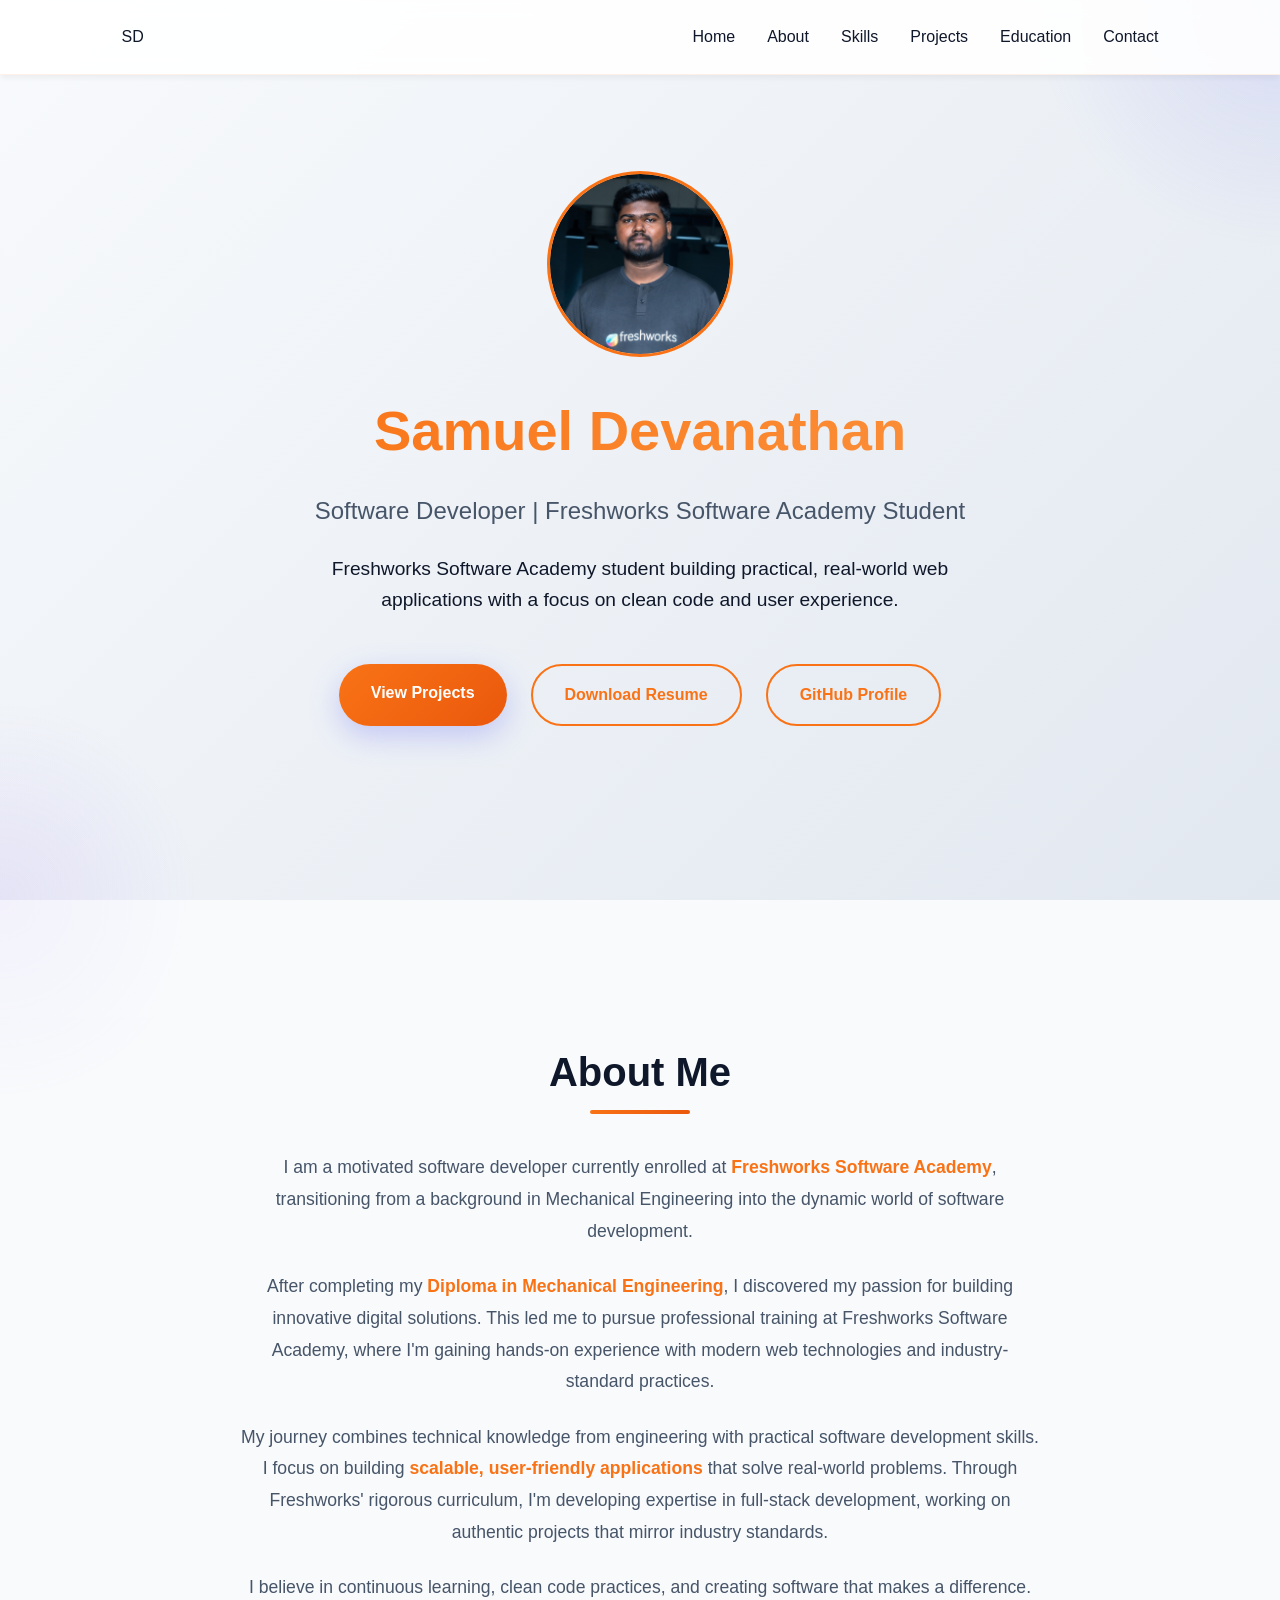
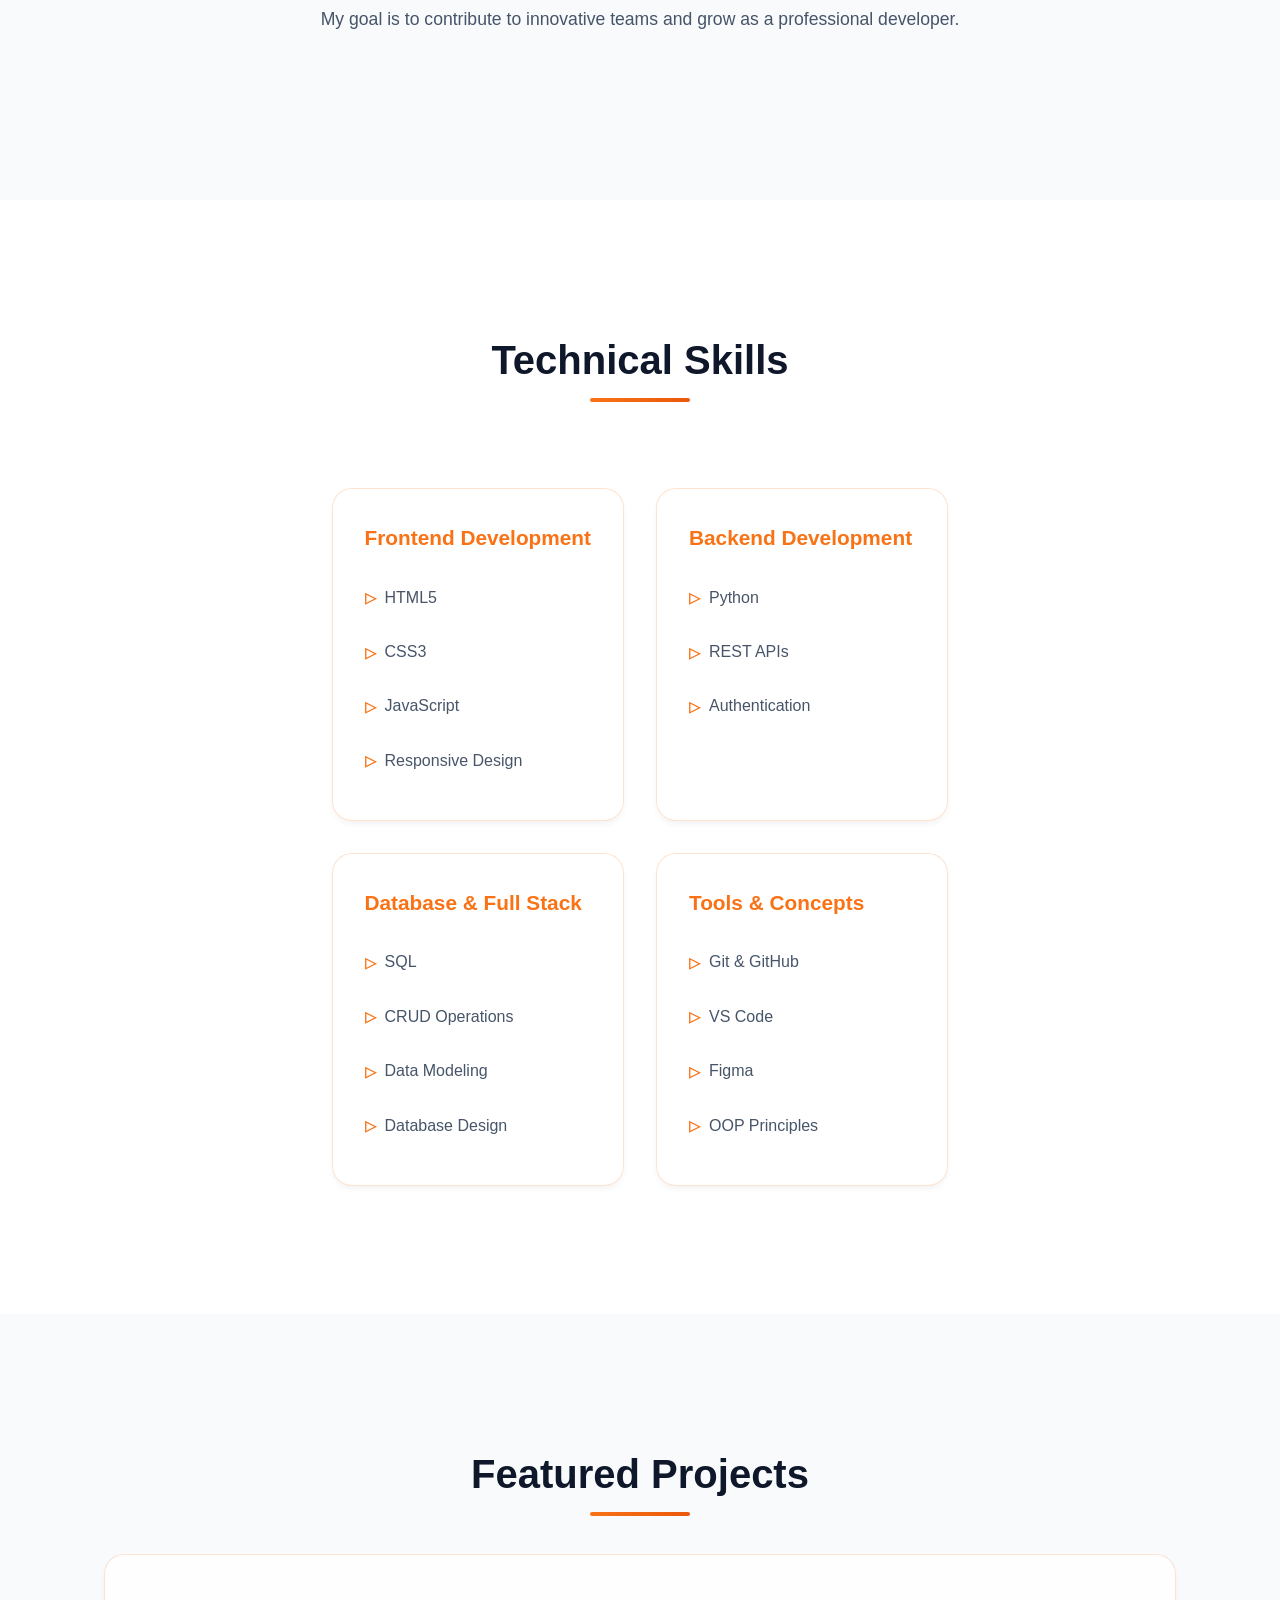
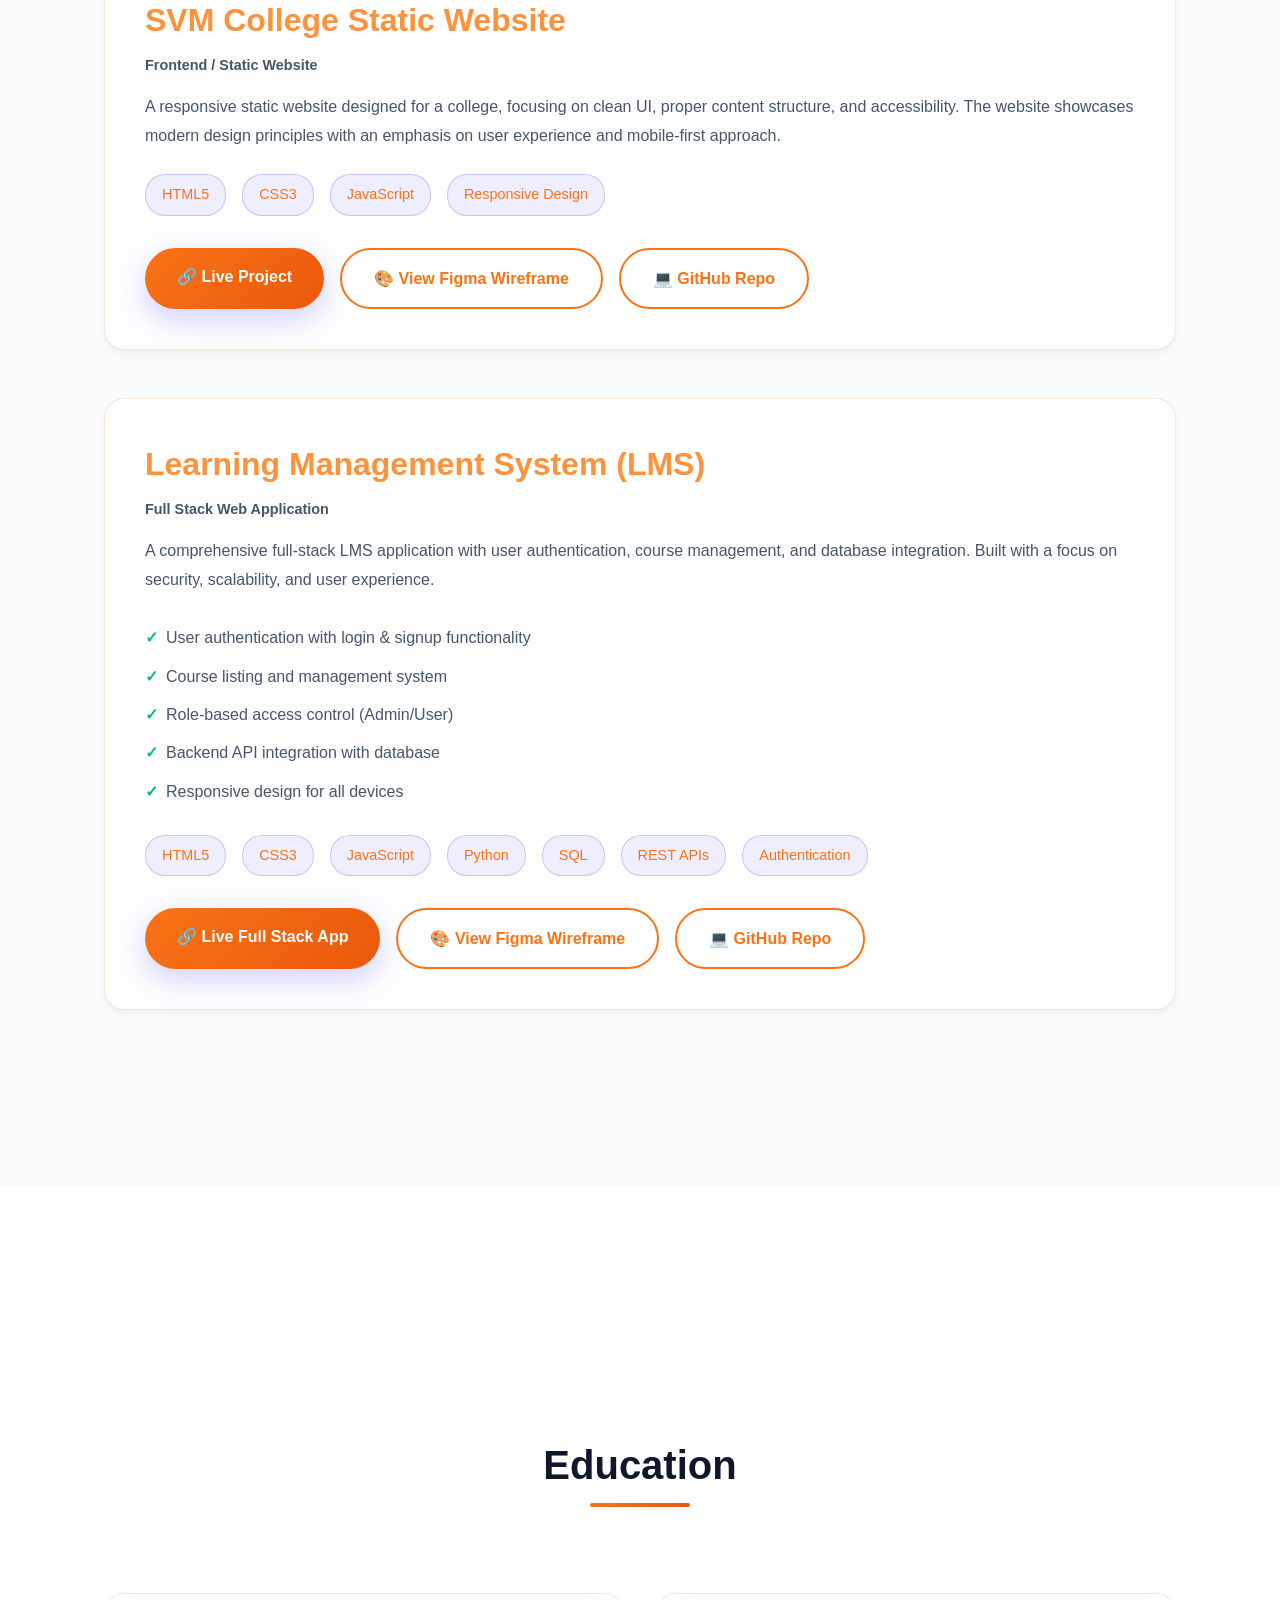
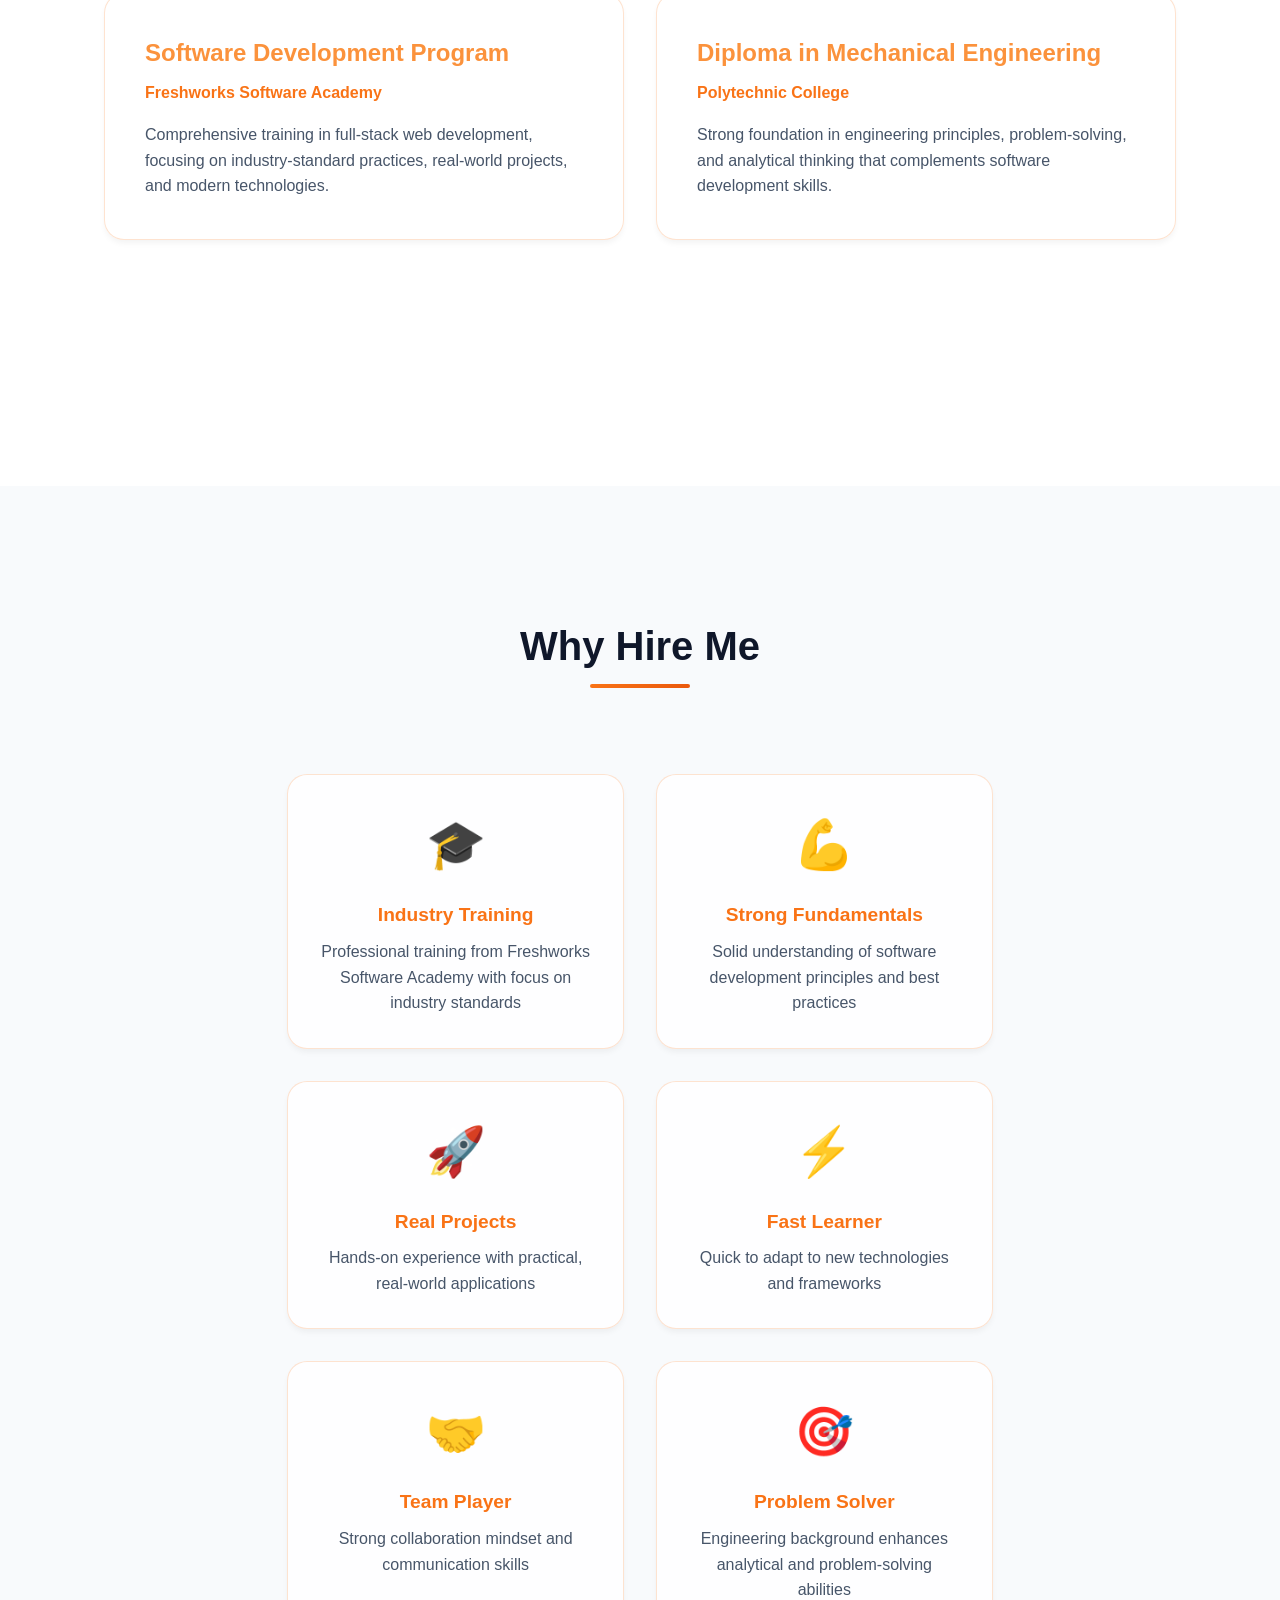
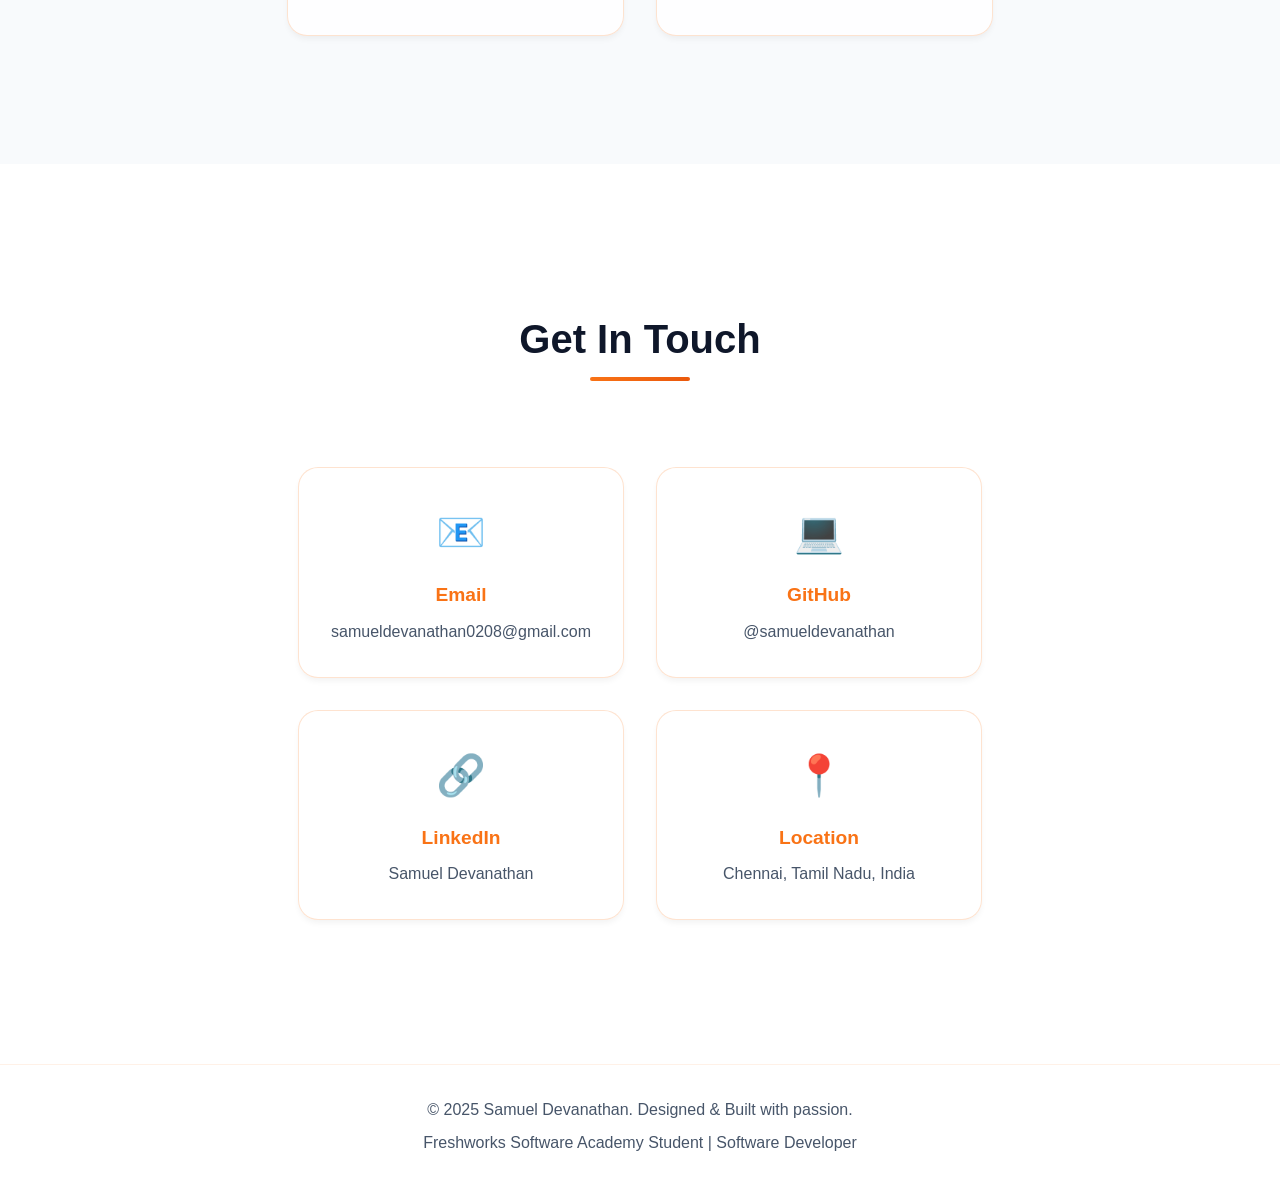
<file: index.html>
<!DOCTYPE html>
<html lang="en">

<head>
    <meta charset="UTF-8">
    <meta name="viewport" content="width=device-width, initial-scale=1.0">
    <title>Samuel Devanathan | Software Developer</title>
    <link rel="stylesheet" href="index.css">

</head>

<body>
    <div class="animated-bg"></div>

    <!-- Navigation -->
    <nav>
        <div class="container">
            <div class="initial">SD</div>
            <ul class="nav-links">
                <li><a href="#home">Home</a></li>
                <li><a href="#about">About</a></li>
                <li><a href="#skills">Skills</a></li>
                <li><a href="#projects">Projects</a></li>
                <li><a href="#education">Education</a></li>
                <li><a href="#contact">Contact</a></li>
            </ul>
        </div>
    </nav>

    <!-- Hero Section -->
    <section id="home" class="hero">
        <div class="container">
            <div class="profile-image">
                        <img src="Sam.jpg" alt="SD Logo" class="logo">
            </div>
            <h1>Samuel Devanathan</h1>
            <div class="role">Software Developer | Freshworks Software Academy Student</div>
            <p class="tagline">Freshworks Software Academy student building practical, real-world web applications with
                a focus on clean code and user experience.</p>
            <div class="hero-buttons">
                <a href="#projects" class="btn btn-primary">View Projects</a>
                <a href="#" class="btn btn-secondary">Download Resume</a>
                <a href="https://github.com/samueldevanathan0208" target="_blank" class="btn btn-secondary">GitHub
                    Profile</a>
            </div>
        </div>
    </section>

    <!-- About Section -->
    <section id="about" class="about">
        <div class="container">
            <h2 class="section-title">About Me</h2>
            <div class="about-content">
                <p>I am a motivated software developer currently enrolled at <span class="highlight">Freshworks Software
                        Academy</span>, transitioning from a background in Mechanical Engineering into the dynamic world
                    of software development.</p>

                <p>After completing my <span class="highlight">Diploma in Mechanical Engineering</span>, I discovered my
                    passion for building innovative digital solutions. This led me to pursue professional training at
                    Freshworks Software Academy, where I'm gaining hands-on experience with modern web technologies and
                    industry-standard practices.</p>

                <p>My journey combines technical knowledge from engineering with practical software development skills.
                    I focus on building <span class="highlight">scalable, user-friendly applications</span> that solve
                    real-world problems. Through Freshworks' rigorous curriculum, I'm developing expertise in full-stack
                    development, working on authentic projects that mirror industry standards.</p>

                <p>I believe in continuous learning, clean code practices, and creating software that makes a
                    difference. My goal is to contribute to innovative teams and grow as a professional developer.</p>
            </div>
        </div>
    </section>

    <!-- Skills Section -->
    <section id="skills">
        <div class="container">
            <h2 class="section-title">Technical Skills</h2>
            <div class="skills-grid">
                <div class="skill-card">
                    <h3>Frontend Development</h3>
                    <ul class="skill-list">
                        <li>HTML5</li>
                        <li>CSS3</li>
                        <li>JavaScript</li>
                        <li>Responsive Design</li>
                    </ul>
                </div>

                <div class="skill-card">
                    <h3>Backend Development</h3>
                    <ul class="skill-list">
                        <li>Python</li>
                        <li>REST APIs</li>
                        <li>Authentication</li>
                      
                    </ul>
                </div>

                <div class="skill-card">
                    <h3>Database & Full Stack</h3>
                    <ul class="skill-list">
                        <li>SQL</li>
                        <li>CRUD Operations</li>
                        <li>Data Modeling</li>
                        <li>Database Design</li>
                    </ul>
                </div>

                <div class="skill-card">
                    <h3>Tools & Concepts</h3>
                    <ul class="skill-list">
                        <li>Git & GitHub</li>
                        <li>VS Code</li>
                        <li>Figma</li>
                        <li>OOP Principles</li>
                    </ul>
                </div>
            </div>
        </div>
    </section>

    <!-- Projects Section -->
    <section id="projects" class="projects">
        <div class="container">
            <h2 class="section-title">Featured Projects</h2>

            <!-- Project 1 -->
            <div class="project-card">
                <h3>SVM College Static Website</h3>
                <div class="project-type">Frontend / Static Website</div>
                <p class="project-description">A responsive static website designed for a college, focusing on clean UI,
                    proper content structure, and accessibility. The website showcases modern design principles with an
                    emphasis on user experience and mobile-first approach.</p>

                <div class="tech-stack">
                    <span class="tech-tag">HTML5</span>
                    <span class="tech-tag">CSS3</span>
                    <span class="tech-tag">JavaScript</span>
                    <span class="tech-tag">Responsive Design</span>
                </div>

                <div class="project-links">
                    <a href="https://samueldevanathan0208.github.io/Static-/" target="_blank" class="btn btn-primary">🔗 Live Project</a>
                    <a href="#" target="_blank" class="btn btn-secondary">🎨 View Figma Wireframe</a>
                    <a href="https://github.com/samueldevanathan0208/Static-" target="_blank" class="btn btn-secondary">💻 GitHub Repo</a>
                </div>
            </div>

            <!-- Project 2 -->
            <div class="project-card">
                <h3>Learning Management System (LMS)</h3>
                <div class="project-type">Full Stack Web Application</div>
                <p class="project-description">A comprehensive full-stack LMS application with user authentication,
                    course management, and database integration. Built with a focus on security, scalability, and user
                    experience.</p>

                <ul class="project-features">
                    <li>User authentication with login & signup functionality</li>
                    <li>Course listing and management system</li>
                    <li>Role-based access control (Admin/User)</li>
                    <li>Backend API integration with database</li>
                    <li>Responsive design for all devices</li>
                </ul>

                <div class="tech-stack">
                    <span class="tech-tag">HTML5</span>
                    <span class="tech-tag">CSS3</span>
                    <span class="tech-tag">JavaScript</span>
                    <span class="tech-tag">Python</span>
                    <span class="tech-tag">SQL</span>
                    <span class="tech-tag">REST APIs</span>
                    <span class="tech-tag">Authentication</span>
                </div>

                <div class="project-links">
                    <a href="https://rad-faloodeh-e1f909.netlify.app/" target="_blank" class="btn btn-primary">🔗 Live Full Stack App</a>
                    <a href="https://www.figma.com/design/9oEpy2nLkNcvdwtuPsLRGc/Untitled?node-id=0-1&p=f" target="_blank" class="btn btn-secondary">🎨 View Figma Wireframe</a>
                    <a href="https://github.com/samueldevanathan0208/skillnest-fullstack" target="_blank" class="btn btn-secondary">💻 GitHub Repo</a>
                </div>
            </div>
        </div>
    </section>

    <!-- Education Section -->
    <section id="education">
        <div class="container">
            <h2 class="section-title">Education</h2>
            <div class="education-grid">
                <div class="education-card">
                    <h3>Software Development Program</h3>
                    <div class="institution">Freshworks Software Academy</div>
                    <p style="color: var(--text-dim);">Comprehensive training in full-stack web development, focusing on
                        industry-standard practices, real-world projects, and modern technologies.</p>
                </div>

                <div class="education-card">
                    <h3>Diploma in Mechanical Engineering</h3>
                    <div class="institution">Polytechnic College</div>
                    <p style="color: var(--text-dim);">Strong foundation in engineering principles, problem-solving, and
                        analytical thinking that complements software development skills.</p>
                </div>
            </div>
        </div>
    </section>

    <!-- Strengths Section -->
    <section id="strengths" class="strengths">
        <div class="container">
            <h2 class="section-title">Why Hire Me</h2>
            <div class="strengths-grid">
                <div class="strength-item">
                    <div class="strength-icon">🎓</div>
                    <h3>Industry Training</h3>
                    <p style="color: var(--text-dim);">Professional training from Freshworks Software Academy with focus
                        on industry standards</p>
                </div>

                <div class="strength-item">
                    <div class="strength-icon">💪</div>
                    <h3>Strong Fundamentals</h3>
                    <p style="color: var(--text-dim);">Solid understanding of software development principles and best
                        practices</p>
                </div>

                <div class="strength-item">
                    <div class="strength-icon">🚀</div>
                    <h3>Real Projects</h3>
                    <p style="color: var(--text-dim);">Hands-on experience with practical, real-world applications</p>
                </div>

                <div class="strength-item">
                    <div class="strength-icon">⚡</div>
                    <h3>Fast Learner</h3>
                    <p style="color: var(--text-dim);">Quick to adapt to new technologies and frameworks</p>
                </div>

                <div class="strength-item">
                    <div class="strength-icon">🤝</div>
                    <h3>Team Player</h3>
                    <p style="color: var(--text-dim);">Strong collaboration mindset and communication skills</p>
                </div>

                <div class="strength-item">
                    <div class="strength-icon">🎯</div>
                    <h3>Problem Solver</h3>
                    <p style="color: var(--text-dim);">Engineering background enhances analytical and problem-solving
                        abilities</p>
                </div>
            </div>
        </div>
    </section>

    <!-- Contact Section -->
    <section id="contact">
        <div class="container">
            <h2 class="section-title">Get In Touch</h2>
            <div class="contact-grid">
                <a href="mailto:samueldevanathan0208@gmail.com" class="contact-item">
                    <div class="contact-icon">📧</div>
                    <h3>Email</h3>
                    <p>samueldevanathan0208@gmail.com</p>
                </a>

                <a href="https://github.com/samueldevanathan0208" target="_blank" class="contact-item">
                    <div class="contact-icon">💻</div>
                    <h3>GitHub</h3>
                    <p>@samueldevanathan</p>
                </a>

                <a href="https://www.linkedin.com/in/samuel-devanathan-19692a326/" target="_blank" class="contact-item">
                    <div class="contact-icon">🔗</div>
                    <h3>LinkedIn</h3>
                    <p>Samuel Devanathan</p>
                </a>

                <div class="contact-item">
                    <div class="contact-icon">📍</div>
                    <h3>Location</h3>
                    <p>Chennai, Tamil Nadu, India</p>
                </div>
            </div>
        </div>
    </section>

    <!-- Footer -->
    <footer>
        <div class="container">
            <p>&copy; 2025 Samuel Devanathan. Designed & Built with passion.</p>
            <p style="margin-top: 0.5rem;">Freshworks Software Academy Student | Software Developer</p>
        </div>
    </footer>

    <script>
        // Smooth scrolling for navigation links
        document.querySelectorAll('a[href^="#"]').forEach(anchor => {
            anchor.addEventListener('click', function (e) {
                e.preventDefault();
                const target = document.querySelector(this.getAttribute('href'));
                if (target) {
                    target.scrollIntoView({
                        behavior: 'smooth',
                        block: 'start'
                    });
                }
            });
        });

        // Add scroll animation to elements
        const observerOptions = {
            threshold: 0.1,
            rootMargin: '0px 0px -100px 0px'
        };

        const observer = new IntersectionObserver((entries) => {
            entries.forEach(entry => {
                if (entry.isIntersecting) {
                    entry.target.style.opacity = '1';
                    entry.target.style.transform = 'translateY(0)';
                }
            });
        }, observerOptions);

        document.querySelectorAll('.skill-card, .project-card, .education-card, .strength-item, .contact-item').forEach(el => {
            el.style.opacity = '0';
            el.style.transform = 'translateY(30px)';
            el.style.transition = 'all 0.6s ease-out';
            observer.observe(el);
        });
    </script>
</body>

</html>
</file>
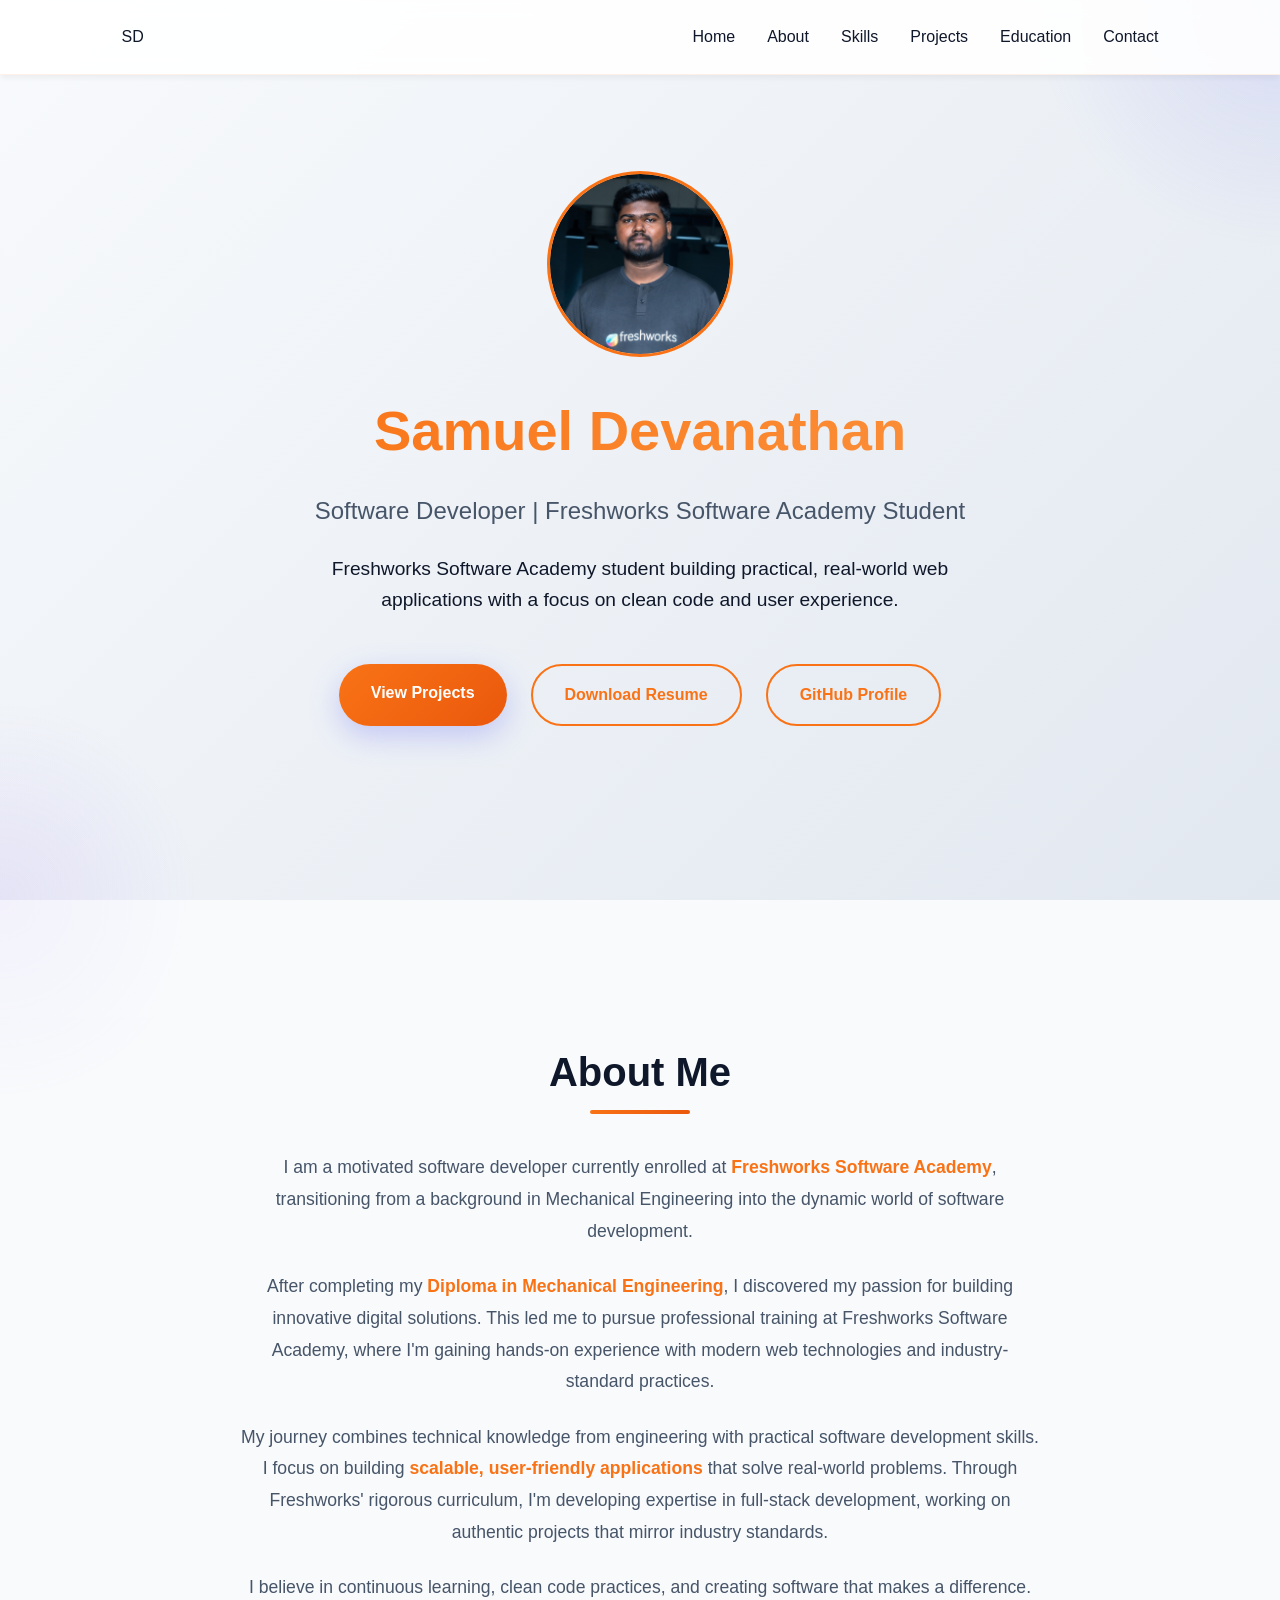
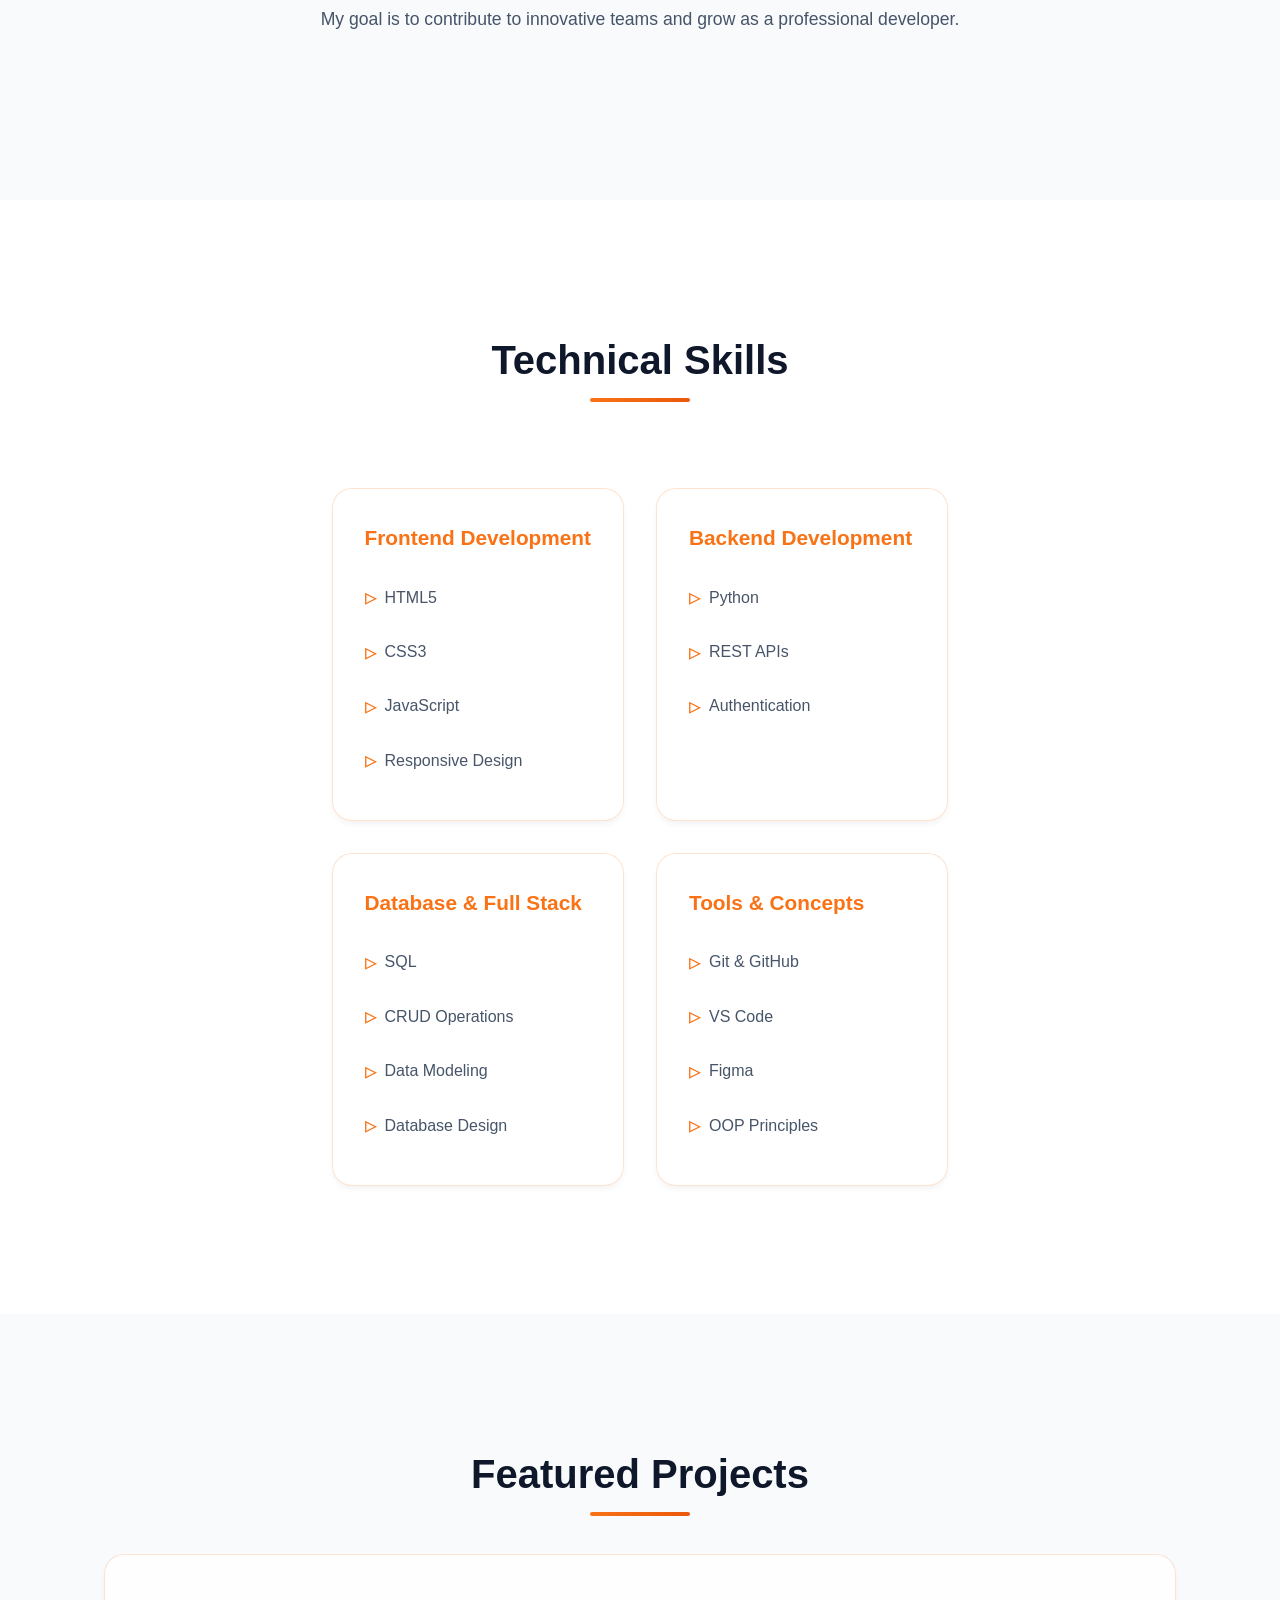
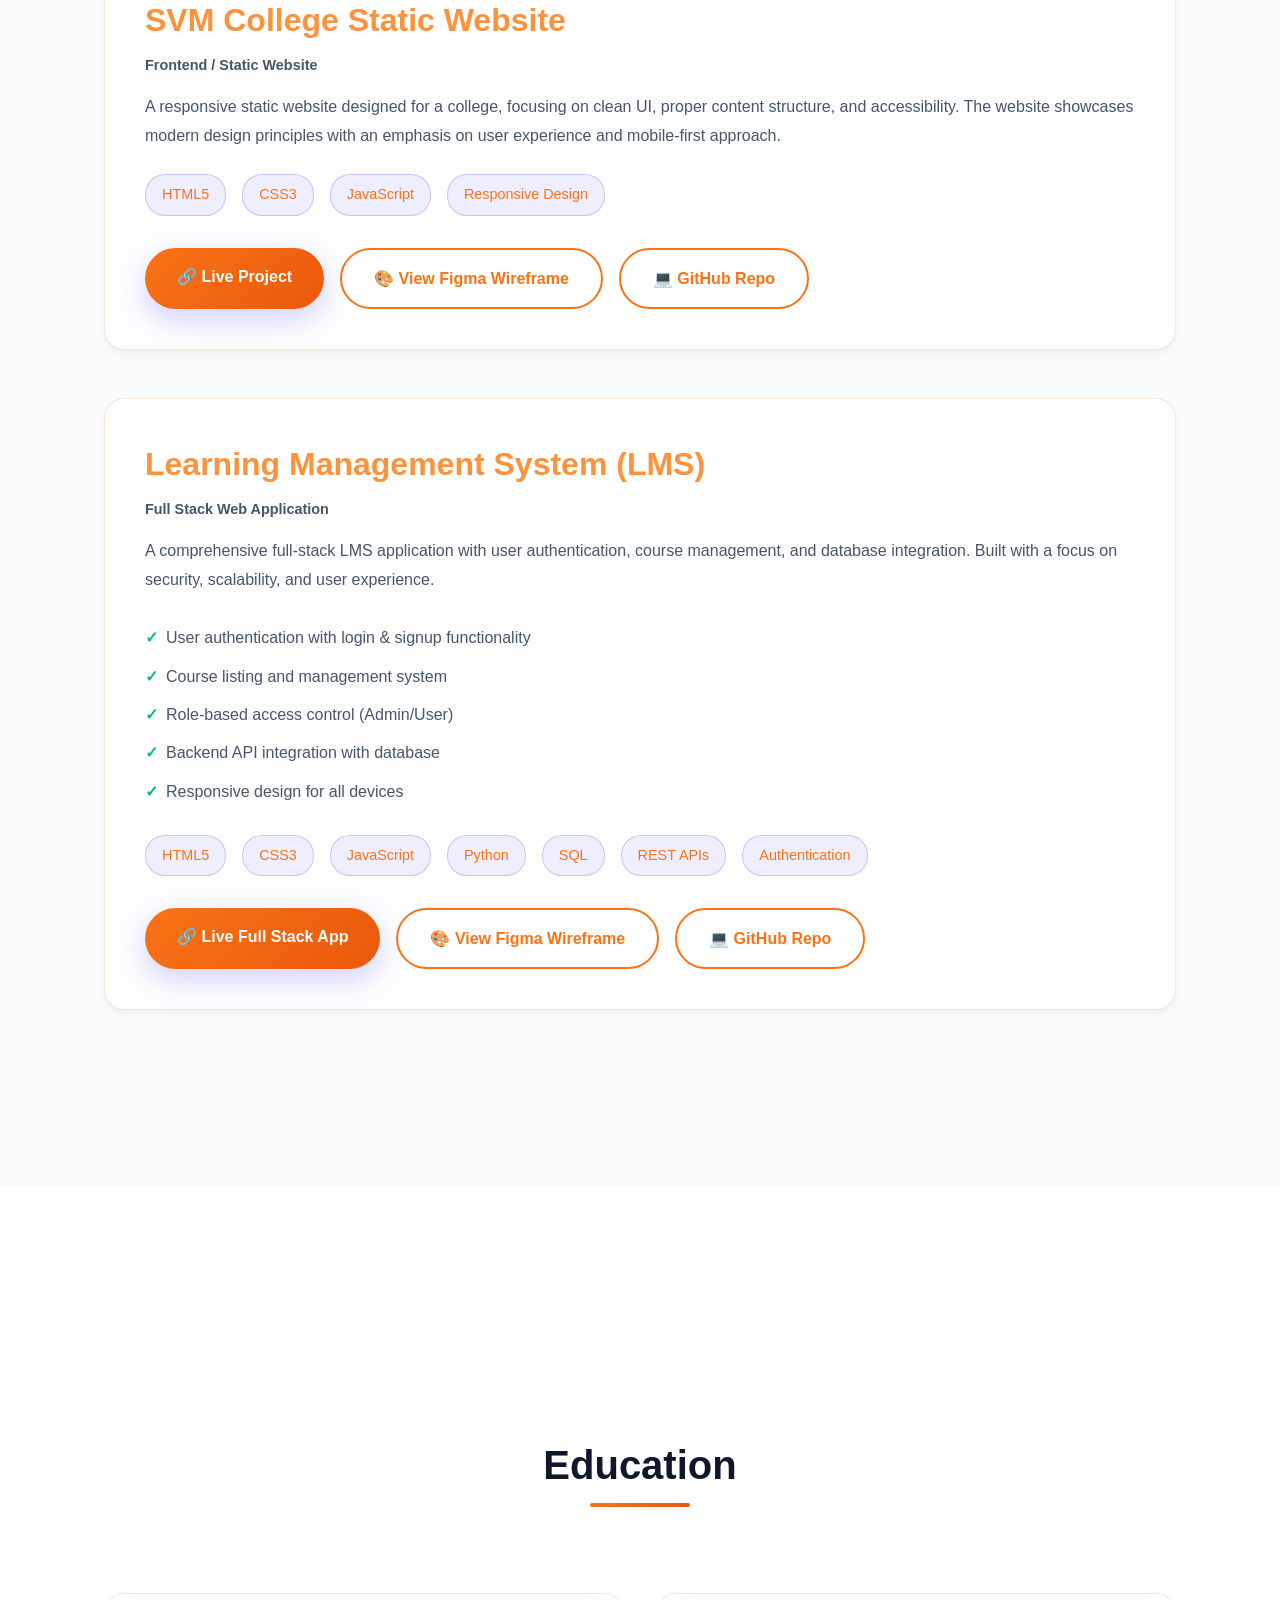
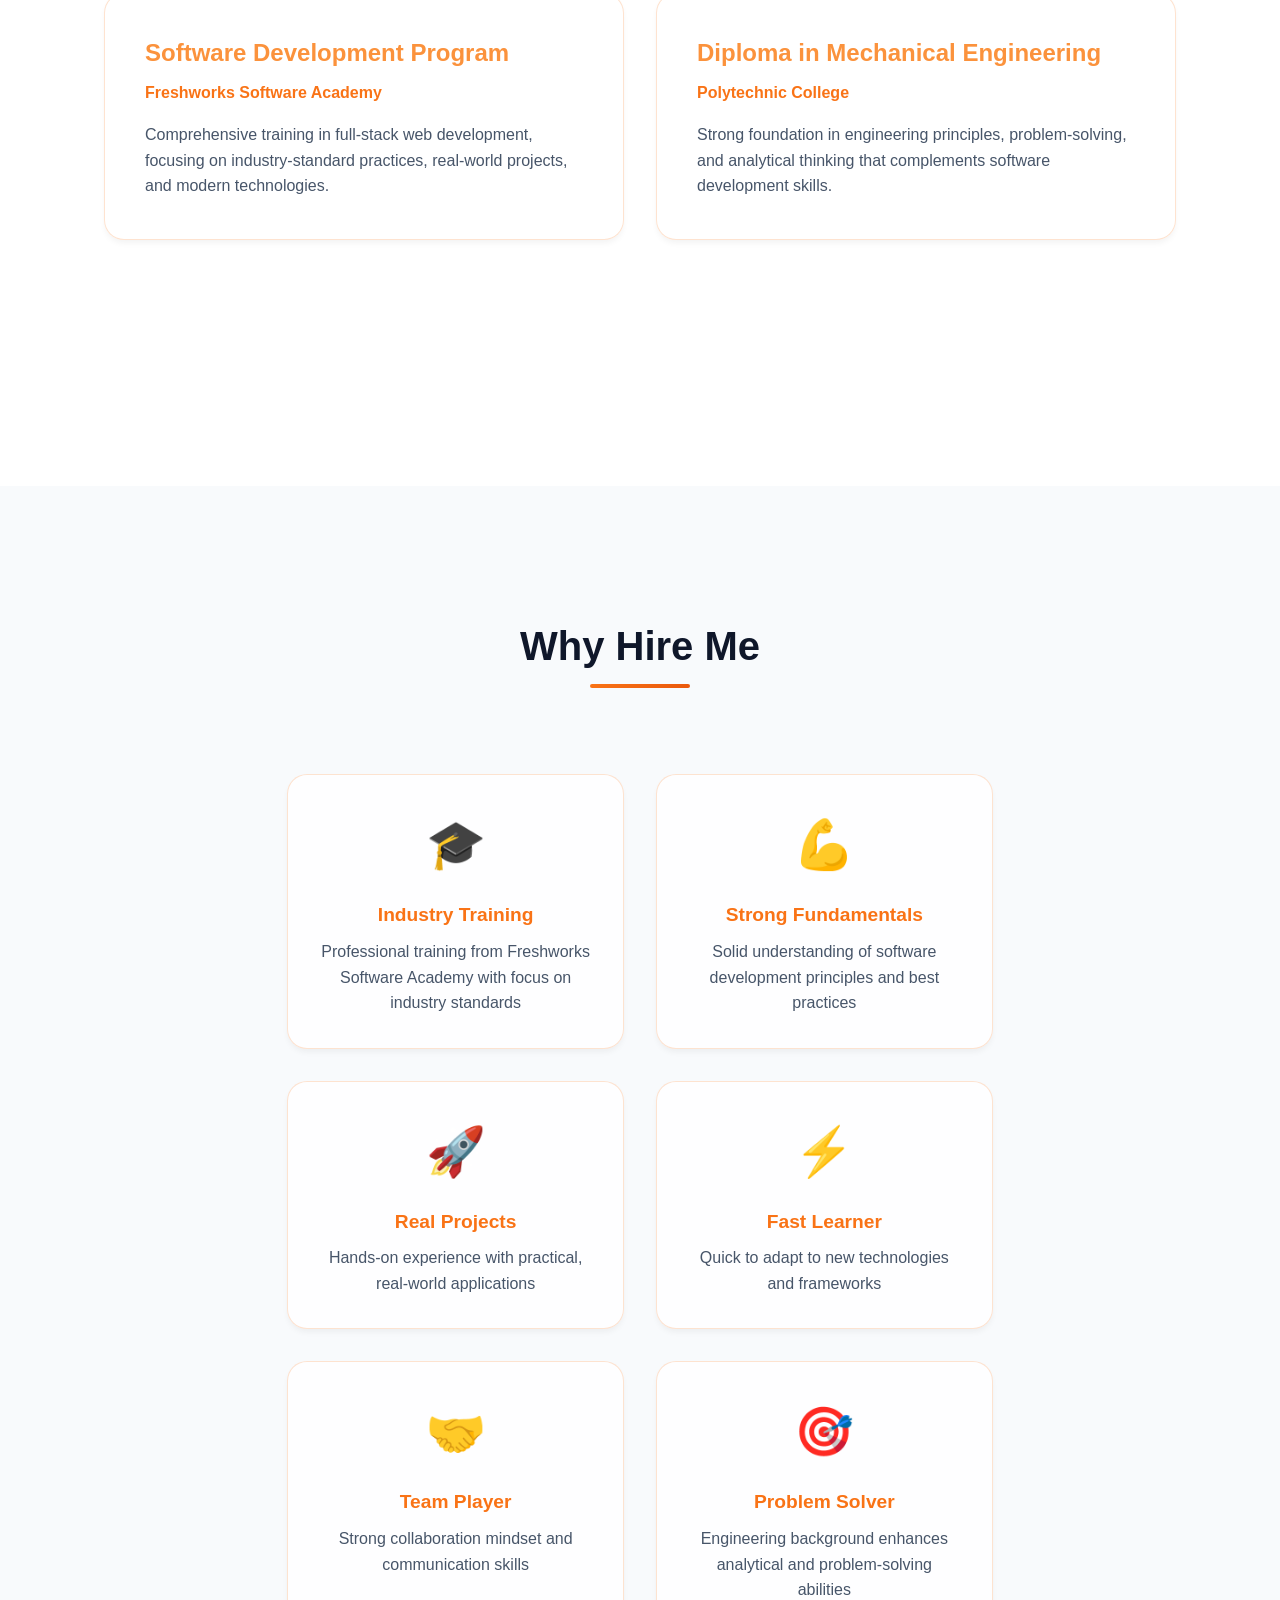
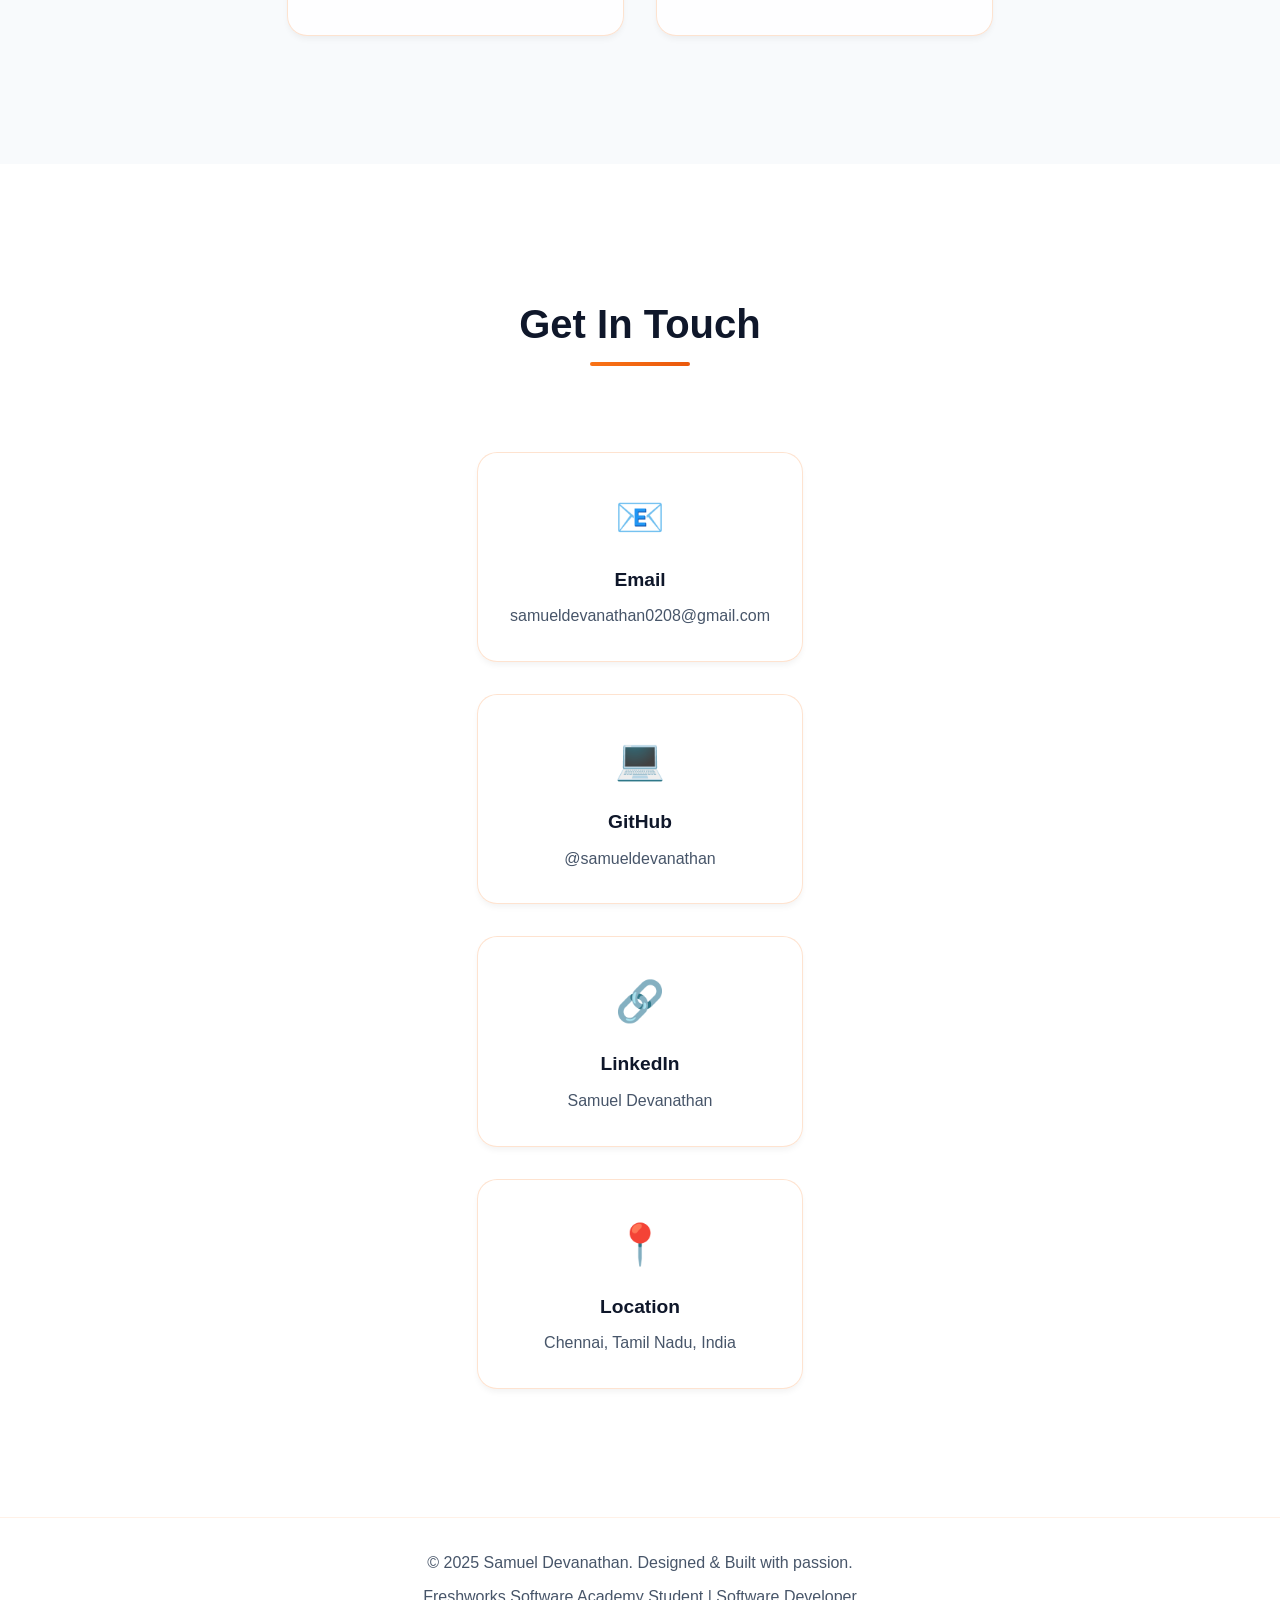
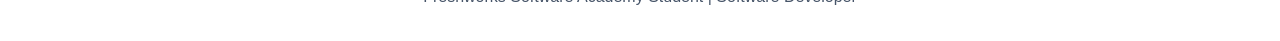
<file: portfolio.html>
<!DOCTYPE html>
<html lang="en">

<head>
    <meta charset="UTF-8">
    <meta name="viewport" content="width=device-width, initial-scale=1.0">
    <title>Samuel Devanathan | Software Developer</title>
    <link rel="stylesheet" href="portfolio.css">

</head>

<body>
    <div class="animated-bg"></div>

    <!-- Navigation -->
    <nav>
        <div class="container">
            <div class="initial">SD</div>
            <ul class="nav-links">
                <li><a href="#home">Home</a></li>
                <li><a href="#about">About</a></li>
                <li><a href="#skills">Skills</a></li>
                <li><a href="#projects">Projects</a></li>
                <li><a href="#education">Education</a></li>
                <li><a href="#contact">Contact</a></li>
            </ul>
        </div>
    </nav>

    <!-- Hero Section -->
    <section id="home" class="hero">
        <div class="container">
            <div class="profile-image">
                        <img src="Sam.jpg" alt="SD Logo" class="logo">
            </div>
            <h1>Samuel Devanathan</h1>
            <div class="role">Software Developer | Freshworks Software Academy Student</div>
            <p class="tagline">Freshworks Software Academy student building practical, real-world web applications with
                a focus on clean code and user experience.</p>
            <div class="hero-buttons">
                <a href="#projects" class="btn btn-primary">View Projects</a>
                <a href="#" class="btn btn-secondary">Download Resume</a>
                <a href="https://github.com/samueldevanathan" target="_blank" class="btn btn-secondary">GitHub
                    Profile</a>
            </div>
        </div>
    </section>

    <!-- About Section -->
    <section id="about" class="about">
        <div class="container">
            <h2 class="section-title">About Me</h2>
            <div class="about-content">
                <p>I am a motivated software developer currently enrolled at <span class="highlight">Freshworks Software
                        Academy</span>, transitioning from a background in Mechanical Engineering into the dynamic world
                    of software development.</p>

                <p>After completing my <span class="highlight">Diploma in Mechanical Engineering</span>, I discovered my
                    passion for building innovative digital solutions. This led me to pursue professional training at
                    Freshworks Software Academy, where I'm gaining hands-on experience with modern web technologies and
                    industry-standard practices.</p>

                <p>My journey combines technical knowledge from engineering with practical software development skills.
                    I focus on building <span class="highlight">scalable, user-friendly applications</span> that solve
                    real-world problems. Through Freshworks' rigorous curriculum, I'm developing expertise in full-stack
                    development, working on authentic projects that mirror industry standards.</p>

                <p>I believe in continuous learning, clean code practices, and creating software that makes a
                    difference. My goal is to contribute to innovative teams and grow as a professional developer.</p>
            </div>
        </div>
    </section>

    <!-- Skills Section -->
    <section id="skills">
        <div class="container">
            <h2 class="section-title">Technical Skills</h2>
            <div class="skills-grid">
                <div class="skill-card">
                    <h3>Frontend Development</h3>
                    <ul class="skill-list">
                        <li>HTML5</li>
                        <li>CSS3</li>
                        <li>JavaScript</li>
                        <li>Responsive Design</li>
                    </ul>
                </div>

                <div class="skill-card">
                    <h3>Backend Development</h3>
                    <ul class="skill-list">
                        <li>Python</li>
                        <li>REST APIs</li>
                        <li>Authentication</li>
                      
                    </ul>
                </div>

                <div class="skill-card">
                    <h3>Database & Full Stack</h3>
                    <ul class="skill-list">
                        <li>SQL</li>
                        <li>CRUD Operations</li>
                        <li>Data Modeling</li>
                        <li>Database Design</li>
                    </ul>
                </div>

                <div class="skill-card">
                    <h3>Tools & Concepts</h3>
                    <ul class="skill-list">
                        <li>Git & GitHub</li>
                        <li>VS Code</li>
                        <li>Figma</li>
                        <li>OOP Principles</li>
                    </ul>
                </div>
            </div>
        </div>
    </section>

    <!-- Projects Section -->
    <section id="projects" class="projects">
        <div class="container">
            <h2 class="section-title">Featured Projects</h2>

            <!-- Project 1 -->
            <div class="project-card">
                <h3>SVM College Static Website</h3>
                <div class="project-type">Frontend / Static Website</div>
                <p class="project-description">A responsive static website designed for a college, focusing on clean UI,
                    proper content structure, and accessibility. The website showcases modern design principles with an
                    emphasis on user experience and mobile-first approach.</p>

                <div class="tech-stack">
                    <span class="tech-tag">HTML5</span>
                    <span class="tech-tag">CSS3</span>
                    <span class="tech-tag">JavaScript</span>
                    <span class="tech-tag">Responsive Design</span>
                </div>

                <div class="project-links">
                    <a href="#" target="_blank" class="btn btn-primary">🔗 Live Project</a>
                    <a href="#" target="_blank" class="btn btn-secondary">🎨 View Figma Wireframe</a>
                    <a href="#" target="_blank" class="btn btn-secondary">💻 GitHub Repo</a>
                </div>
            </div>

            <!-- Project 2 -->
            <div class="project-card">
                <h3>Learning Management System (LMS)</h3>
                <div class="project-type">Full Stack Web Application</div>
                <p class="project-description">A comprehensive full-stack LMS application with user authentication,
                    course management, and database integration. Built with a focus on security, scalability, and user
                    experience.</p>

                <ul class="project-features">
                    <li>User authentication with login & signup functionality</li>
                    <li>Course listing and management system</li>
                    <li>Role-based access control (Admin/User)</li>
                    <li>Backend API integration with database</li>
                    <li>Responsive design for all devices</li>
                </ul>

                <div class="tech-stack">
                    <span class="tech-tag">HTML5</span>
                    <span class="tech-tag">CSS3</span>
                    <span class="tech-tag">JavaScript</span>
                    <span class="tech-tag">Python</span>
                    <span class="tech-tag">SQL</span>
                    <span class="tech-tag">REST APIs</span>
                    <span class="tech-tag">Authentication</span>
                </div>

                <div class="project-links">
                    <a href="#" target="_blank" class="btn btn-primary">🔗 Live Full Stack App</a>
                    <a href="#" target="_blank" class="btn btn-secondary">🎨 View Figma Wireframe</a>
                    <a href="#" target="_blank" class="btn btn-secondary">💻 GitHub Repo</a>
                </div>
            </div>
        </div>
    </section>

    <!-- Education Section -->
    <section id="education">
        <div class="container">
            <h2 class="section-title">Education</h2>
            <div class="education-grid">
                <div class="education-card">
                    <h3>Software Development Program</h3>
                    <div class="institution">Freshworks Software Academy</div>
                    <p style="color: var(--text-dim);">Comprehensive training in full-stack web development, focusing on
                        industry-standard practices, real-world projects, and modern technologies.</p>
                </div>

                <div class="education-card">
                    <h3>Diploma in Mechanical Engineering</h3>
                    <div class="institution">Polytechnic College</div>
                    <p style="color: var(--text-dim);">Strong foundation in engineering principles, problem-solving, and
                        analytical thinking that complements software development skills.</p>
                </div>
            </div>
        </div>
    </section>

    <!-- Strengths Section -->
    <section id="strengths" class="strengths">
        <div class="container">
            <h2 class="section-title">Why Hire Me</h2>
            <div class="strengths-grid">
                <div class="strength-item">
                    <div class="strength-icon">🎓</div>
                    <h3>Industry Training</h3>
                    <p style="color: var(--text-dim);">Professional training from Freshworks Software Academy with focus
                        on industry standards</p>
                </div>

                <div class="strength-item">
                    <div class="strength-icon">💪</div>
                    <h3>Strong Fundamentals</h3>
                    <p style="color: var(--text-dim);">Solid understanding of software development principles and best
                        practices</p>
                </div>

                <div class="strength-item">
                    <div class="strength-icon">🚀</div>
                    <h3>Real Projects</h3>
                    <p style="color: var(--text-dim);">Hands-on experience with practical, real-world applications</p>
                </div>

                <div class="strength-item">
                    <div class="strength-icon">⚡</div>
                    <h3>Fast Learner</h3>
                    <p style="color: var(--text-dim);">Quick to adapt to new technologies and frameworks</p>
                </div>

                <div class="strength-item">
                    <div class="strength-icon">🤝</div>
                    <h3>Team Player</h3>
                    <p style="color: var(--text-dim);">Strong collaboration mindset and communication skills</p>
                </div>

                <div class="strength-item">
                    <div class="strength-icon">🎯</div>
                    <h3>Problem Solver</h3>
                    <p style="color: var(--text-dim);">Engineering background enhances analytical and problem-solving
                        abilities</p>
                </div>
            </div>
        </div>
    </section>

    <!-- Contact Section -->
    <section id="contact">
        <div class="container">
            <h2 class="section-title">Get In Touch</h2>
            <div class="contact-grid">
                <a href="mailto:samueldevanathan0208@gmail.com" class="contact-item">
                    <div class="contact-icon">📧</div>
                    <h3>Email</h3>
                    <p>samueldevanathan0208@gmail.com</p>
                </a>

                <a href="https://github.com/samueldevanathan0208" target="_blank" class="contact-item">
                    <div class="contact-icon">💻</div>
                    <h3>GitHub</h3>
                    <p>@samueldevanathan</p>
                </a>

                <a href="https://www.linkedin.com/in/samuel-devanathan-19692a326/" target="_blank" class="contact-item">
                    <div class="contact-icon">🔗</div>
                    <h3>LinkedIn</h3>
                    <p>Samuel Devanathan</p>
                </a>

                <div class="contact-item">
                    <div class="contact-icon">📍</div>
                    <h3>Location</h3>
                    <p>Chennai, Tamil Nadu, India</p>
                </div>
            </div>
        </div>
    </section>

    <!-- Footer -->
    <footer>
        <div class="container">
            <p>&copy; 2025 Samuel Devanathan. Designed & Built with passion.</p>
            <p style="margin-top: 0.5rem;">Freshworks Software Academy Student | Software Developer</p>
        </div>
    </footer>

    <script>
        // Smooth scrolling for navigation links
        document.querySelectorAll('a[href^="#"]').forEach(anchor => {
            anchor.addEventListener('click', function (e) {
                e.preventDefault();
                const target = document.querySelector(this.getAttribute('href'));
                if (target) {
                    target.scrollIntoView({
                        behavior: 'smooth',
                        block: 'start'
                    });
                }
            });
        });

        // Add scroll animation to elements
        const observerOptions = {
            threshold: 0.1,
            rootMargin: '0px 0px -100px 0px'
        };

        const observer = new IntersectionObserver((entries) => {
            entries.forEach(entry => {
                if (entry.isIntersecting) {
                    entry.target.style.opacity = '1';
                    entry.target.style.transform = 'translateY(0)';
                }
            });
        }, observerOptions);

        document.querySelectorAll('.skill-card, .project-card, .education-card, .strength-item, .contact-item').forEach(el => {
            el.style.opacity = '0';
            el.style.transform = 'translateY(30px)';
            el.style.transition = 'all 0.6s ease-out';
            observer.observe(el);
        });
    </script>
</body>

</html>
</file>
<file: index.css>
* {
      margin: 0;
      padding: 0;
      box-sizing: border-box;
  }

  :root {
      --primary: #f97316;
      --secondary: #ea580c;
      --accent: #fb923c;
      --dark: #ffffff;
      --dark-light: #f8fafc;
      --text: #0f172a;
      --text-dim: #475569;
      --success: #10b981;
      --card-bg: rgba(255, 255, 255, 0.8);
      --section-bg: rgba(241, 245, 249, 0.5);
  }


  body {
      font-family: 'Segoe UI', Tahoma, Geneva, Verdana, sans-serif;
      background: var(--dark);
      color: var(--text);
      line-height: 1.6;
      overflow-x: hidden;
  }

  /* Animated Background */
  .animated-bg {
      position: fixed;
      top: 0;
      left: 0;
      width: 100%;
      height: 100%;
      z-index: -1;
      background: linear-gradient(135deg, #f8fafc 0%, #e2e8f0 100%);
  }

  .animated-bg::before {
      content: '';
      position: absolute;
      width: 500px;
      height: 500px;
      background: radial-gradient(circle, rgba(99, 102, 241, 0.15) 0%, transparent 70%);
      border-radius: 50%;
      top: -250px;
      right: -250px;
      animation: float 20s ease-in-out infinite;
  }

  .animated-bg::after {
      content: '';
      position: absolute;
      width: 400px;
      height: 400px;
      background: radial-gradient(circle, rgba(139, 92, 246, 0.1) 0%, transparent 70%);
      border-radius: 50%;
      bottom: -200px;
      left: -200px;
      animation: float 15s ease-in-out infinite reverse;
  }

  @keyframes float {

      0%,
      100% {
          transform: translate(0, 0) scale(1);
      }

      50% {
          transform: translate(100px, 100px) scale(1.1);
      }
  }

  /* Navigation */
  nav {
      position: fixed;
      top: 0;
      width: 100%;
      background: rgba(255, 255, 255, 0.9);
      backdrop-filter: blur(10px);
      padding: 1.5rem 5%;
      z-index: 1000;
      border-bottom: 1px solid rgba(249, 115, 22, 0.1);
      box-shadow: 0 4px 6px -1px rgba(0, 0, 0, 0.05);
  }

  nav .container {
      max-width: 1200px;
      margin: 0 auto;
      display: flex;
      justify-content: space-between;
      align-items: center;
  }

  .logo {
      width: 50px;
      height: 50px;
      border-radius: 50%;
      object-fit: cover;
      border: 2px solid var(--primary);
      box-shadow: 0 4px 15px rgba(99, 102, 241, 0.3);
      transition: all 0.3s ease;
  }

  .logo:hover {
      transform: scale(1.1);
      box-shadow: 0 6px 20px rgba(99, 102, 241, 0.5);
  }

  .nav-links {
      display: flex;
      gap: 2rem;
      list-style: none;
  }

  .nav-links a {
      color: var(--text);
      text-decoration: none;
      transition: color 0.3s;
      font-weight: 500;
  }

  .nav-links a:hover {
      color: var(--primary);
  }

  /* Container */
  .container {
      max-width: 1200px;
      margin: 0 auto;
      padding: 0 5%;
  }

  section {
      min-height: 100vh;
      padding: 8rem 0;
      display: flex;
      align-items: center;
  }

  /* Hero Section */
  .hero {
      text-align: center;
      position: relative;
  }

  .profile-image {
      width: 180px;
      height: 180px;
      border-radius: 50%;
      background: linear-gradient(135deg, var(--primary), var(--secondary));
      margin: 0 auto 2rem;
      display: flex;
      align-items: center;
      justify-content: center;
      position: relative;
      animation: fadeInScale 1s ease-out;
  }

  .profile-image::before {
      content: '';
      position: absolute;
      width: 100%;
      height: 100%;
      border-radius: 50%;
      border: 3px solid var(--primary);
      animation: pulse 2s ease-in-out infinite;
  }

  .profile-image .initial {
      font-size: 4rem;
      font-weight: 700;
      color: white;
  }

  .profile-image .logo {
      width: 100%;
      height: 100%;
      border-radius: 50%;
      object-fit: cover;
      border: none;
      box-shadow: none;
  }

  @keyframes pulse {

      0%,
      100% {
          transform: scale(1);
          opacity: 1;
      }

      50% {
          transform: scale(1.1);
          opacity: 0.7;
      }
  }

  @keyframes fadeInScale {
      from {
          opacity: 0;
          transform: scale(0.8);
      }

      to {
          opacity: 1;
          transform: scale(1);
      }
  }

  .hero h1 {
      font-size: 3.5rem;
      margin-bottom: 1rem;
      background: linear-gradient(135deg, var(--primary), var(--accent));
      -webkit-background-clip: text;
      -webkit-text-fill-color: transparent;
      background-clip: text;
      animation: fadeInUp 1s ease-out 0.2s both;
  }

  .hero .role {
      font-size: 1.5rem;
      color: var(--text-dim);
      margin-bottom: 1.5rem;
      animation: fadeInUp 1s ease-out 0.4s both;
  }

  .hero .tagline {
      font-size: 1.2rem;
      max-width: 700px;
      margin: 0 auto 3rem;
      color: var(--text);
      animation: fadeInUp 1s ease-out 0.6s both;
  }

  @keyframes fadeInUp {
      from {
          opacity: 0;
          transform: translateY(30px);
      }

      to {
          opacity: 1;
          transform: translateY(0);
      }
  }

  .hero-buttons {
      display: flex;
      gap: 1.5rem;
      justify-content: center;
      flex-wrap: wrap;
      animation: fadeInUp 1s ease-out 0.8s both;
  }

  .btn {
      padding: 1rem 2rem;
      border-radius: 50px;
      text-decoration: none;
      font-weight: 600;
      transition: all 0.3s;
      display: inline-block;
      border: none;
      cursor: pointer;
  }

  .btn-primary {
      background: linear-gradient(135deg, var(--primary), var(--secondary));
      color: white;
      box-shadow: 0 10px 30px rgba(99, 102, 241, 0.3);
  }

  .btn-primary:hover {
      transform: translateY(-3px);
      box-shadow: 0 15px 40px rgba(99, 102, 241, 0.4);
  }

  .btn-secondary {
      background: transparent;
      border: 2px solid var(--primary);
      color: var(--primary);
  }

  .btn-secondary:hover {
      background: var(--primary);
      color: white;
      transform: translateY(-3px);
  }

  /* About Section */
  .about {
      background: var(--section-bg);
  }

  .section-title {
      font-size: 2.5rem;
      text-align: center;
      margin-bottom: 3rem;
      position: relative;
      display: inline-block;
      width: 100%;
  }

  .section-title::after {
      content: '';
      position: absolute;
      bottom: -10px;
      left: 50%;
      transform: translateX(-50%);
      width: 100px;
      height: 4px;
      background: linear-gradient(135deg, var(--primary), var(--secondary));
      border-radius: 2px;
  }

  .about-content {
      max-width: 800px;
      margin: 0 auto;
      text-align: center;
  }

  .about-content p {
      font-size: 1.1rem;
      color: var(--text-dim);
      margin-bottom: 1.5rem;
      line-height: 1.8;
  }

  .highlight {
      color: var(--primary);
      font-weight: 600;
  }

  /* Skills Section */
  .skills-grid {
      display: grid;
      grid-template-columns: 1fr 1fr;
      gap: 2rem;
      margin-top: 3rem;
  }

  .skill-card {
      background: var(--card-bg);
      padding: 2rem;
      border-radius: 20px;
      border: 1px solid rgba(249, 115, 22, 0.2);
      transition: all 0.3s;
      box-shadow: 0 4px 6px -1px rgba(0, 0, 0, 0.05);
  }

  .skill-card:hover {
      transform: translateY(-10px);
      border-color: var(--primary);
      box-shadow: 0 20px 40px rgba(249, 115, 22, 0.3);
  }

  .skill-card h3 {
      font-size: 1.3rem;
      margin-bottom: 1rem;
      color: var(--primary);
  }

  .skill-list {
      list-style: none;
  }

  .skill-list li {
      padding: 0.5rem 0;
      color: var(--text-dim);
      display: flex;
      align-items: center;
      gap: 0.5rem;
  }

  .skill-list li::before {
      content: '▹';
      color: var(--primary);
      font-size: 1.5rem;
  }

  /* Projects Section */
  .projects {
      background: var(--section-bg);
  }

  .project-card {
      background: var(--card-bg);
      border-radius: 20px;
      padding: 2.5rem;
      margin-bottom: 3rem;
      border: 1px solid rgba(249, 115, 22, 0.2);
      transition: all 0.3s;
      box-shadow: 0 4px 6px -1px rgba(0, 0, 0, 0.05);
  }

  .project-card:hover {
      transform: translateY(-5px);
      border-color: var(--primary);
      box-shadow: 0 20px 50px rgba(99, 102, 241, 0.2);
  }

  .project-card h3 {
      font-size: 2rem;
      margin-bottom: 0.5rem;
      color: var(--accent);
  }

  .project-type {
      color: var(--text-dim);
      font-size: 0.9rem;
      margin-bottom: 1rem;
      font-weight: 600;
  }

  .project-description {
      color: var(--text-dim);
      margin-bottom: 1.5rem;
      line-height: 1.8;
  }

  .project-features {
      list-style: none;
      margin-bottom: 1.5rem;
  }

  .project-features li {
      padding: 0.4rem 0;
      color: var(--text-dim);
      display: flex;
      align-items: center;
      gap: 0.5rem;
  }

  .project-features li::before {
      content: '✓';
      color: var(--success);
      font-weight: bold;
  }

  .tech-stack {
      display: flex;
      flex-wrap: wrap;
      gap: 1rem;
      margin-bottom: 2rem;
  }

  .tech-tag {
      background: rgba(99, 102, 241, 0.1);
      color: var(--primary);
      padding: 0.5rem 1rem;
      border-radius: 20px;
      font-size: 0.9rem;
      border: 1px solid rgba(99, 102, 241, 0.3);
  }

  .project-links {
      display: flex;
      gap: 1rem;
      flex-wrap: wrap;
  }

  /* Education Section */
  .education-grid {
      display: grid;
      grid-template-columns: repeat(auto-fit, minmax(300px, 1fr));
      gap: 2rem;
      margin-top: 3rem;
  }

  .education-card {
      background: var(--card-bg);
      padding: 2.5rem;
      border-radius: 20px;
      border: 1px solid rgba(249, 115, 22, 0.2);
      transition: all 0.3s;
      box-shadow: 0 4px 6px -1px rgba(0, 0, 0, 0.05);
  }

  .education-card:hover {
      transform: translateY(-10px);
      border-color: var(--primary);
      box-shadow: 0 20px 40px rgba(99, 102, 241, 0.2);
  }

  .education-card h3 {
      font-size: 1.5rem;
      margin-bottom: 0.5rem;
      color: var(--accent);
  }

  .education-card .institution {
      color: var(--primary);
      font-weight: 600;
      margin-bottom: 1rem;
  }

  /* Strengths Section */
  .strengths {
      background: var(--section-bg);
  }

  .strengths-grid {
      display: grid;
      grid-template-columns: repeat(auto-fit, minmax(250px, 1fr));
      gap: 2rem;
      margin-top: 3rem;
  }

  .strength-item {
      text-align: center;
      padding: 2rem;
      background: var(--card-bg);
      border-radius: 20px;
      border: 1px solid rgba(249, 115, 22, 0.2);
      transition: all 0.3s;
      box-shadow: 0 4px 6px -1px rgba(0, 0, 0, 0.05);
  }

  .strength-item:hover {
      transform: translateY(-10px);
      border-color: var(--primary);
      box-shadow: 0 20px 40px rgba(99, 102, 241, 0.2);
  }

  .strength-icon {
      font-size: 3rem;
      margin-bottom: 1rem;
  }

  .strength-item h3 {
      font-size: 1.2rem;
      margin-bottom: 0.5rem;
      color: var(--primary);
  }

  /* Contact Section */
  .contact-grid {
      display: grid;
      grid-template-columns: 1fr 1fr ;
      gap: 2rem;
      margin-top: 3rem;
  }

  .contact-item {
      text-align: center;
      padding: 2rem;
      background: var(--card-bg);
      border-radius: 20px;
      border: 1px solid rgba(249, 115, 22, 0.2);
      transition: all 0.3s;
      text-decoration: none;
      color: var(--text);
      display: block;
      box-shadow: 0 4px 6px -1px rgba(0, 0, 0, 0.05);
  }

  .contact-item:hover {
      transform: translateY(-10px);
      border-color: var(--primary);
      box-shadow: 0 20px 40px rgba(99, 102, 241, 0.2);
  }

  .contact-icon {
      font-size: 2.5rem;
      margin-bottom: 1rem;
      color: var(--primary);
  }

  .contact-item h3 {
      font-size: 1.2rem;
      margin-bottom: 0.5rem;
      color: var(--primary);
  }

  .contact-item p {
      color: var(--text-dim);
  }

  /* Footer */
  footer {
      background: #ffffff;
      padding: 2rem 0;
      text-align: center;
      color: var(--text-dim);
      border-top: 1px solid rgba(249, 115, 22, 0.1);
  }

  /* Responsive */
  @media (max-width: 768px) {
      .hero h1 {
          font-size: 2.5rem;
      }

      .hero .role {
          font-size: 1.2rem;
      }

      .nav-links {
          display: none;
      }

      section {
          padding: 5rem 0;
      }

      .project-card {
          padding: 1.5rem;
      }
  }

  /* Smooth Scroll */
  html {
      scroll-behavior: smooth;
  }
</file>
<file: portfolio.css>
* {
      margin: 0;
      padding: 0;
      box-sizing: border-box;
  }

  :root {
      --primary: #f97316;
      --secondary: #ea580c;
      --accent: #fb923c;
      --dark: #ffffff;
      --dark-light: #f8fafc;
      --text: #0f172a;
      --text-dim: #475569;
      --success: #10b981;
      --card-bg: rgba(255, 255, 255, 0.8);
      --section-bg: rgba(241, 245, 249, 0.5);
  }

  body {
      font-family: 'Segoe UI', Tahoma, Geneva, Verdana, sans-serif;
      background: var(--dark);
      color: var(--text);
      line-height: 1.6;
      overflow-x: hidden;
  }

  /* Animated Background */
  .animated-bg {
      position: fixed;
      top: 0;
      left: 0;
      width: 100%;
      height: 100%;
      z-index: -1;
      background: linear-gradient(135deg, #f8fafc 0%, #e2e8f0 100%);
  }

  .animated-bg::before {
      content: '';
      position: absolute;
      width: 500px;
      height: 500px;
      background: radial-gradient(circle, rgba(99, 102, 241, 0.15) 0%, transparent 70%);
      border-radius: 50%;
      top: -250px;
      right: -250px;
      animation: float 20s ease-in-out infinite;
  }

  .animated-bg::after {
      content: '';
      position: absolute;
      width: 400px;
      height: 400px;
      background: radial-gradient(circle, rgba(139, 92, 246, 0.1) 0%, transparent 70%);
      border-radius: 50%;
      bottom: -200px;
      left: -200px;
      animation: float 15s ease-in-out infinite reverse;
  }

  @keyframes float {

      0%,
      100% {
          transform: translate(0, 0) scale(1);
      }

      50% {
          transform: translate(100px, 100px) scale(1.1);
      }
  }

  /* Navigation */
  nav {
      position: fixed;
      top: 0;
      width: 100%;
      background: rgba(255, 255, 255, 0.9);
      backdrop-filter: blur(10px);
      padding: 1.5rem 5%;
      z-index: 1000;
      border-bottom: 1px solid rgba(249, 115, 22, 0.1);
      box-shadow: 0 4px 6px -1px rgba(0, 0, 0, 0.05);
  }

  nav .container {
      max-width: 1200px;
      margin: 0 auto;
      display: flex;
      justify-content: space-between;
      align-items: center;
  }

  .logo {
      width: 50px;
      height: 50px;
      border-radius: 50%;
      object-fit: cover;
      border: 2px solid var(--primary);
      box-shadow: 0 4px 15px rgba(99, 102, 241, 0.3);
      transition: all 0.3s ease;
  }

  .logo:hover {
      transform: scale(1.1);
      box-shadow: 0 6px 20px rgba(99, 102, 241, 0.5);
  }

  .nav-links {
      display: flex;
      gap: 2rem;
      list-style: none;
  }

  .nav-links a {
      color: var(--text);
      text-decoration: none;
      transition: color 0.3s;
      font-weight: 500;
  }

  .nav-links a:hover {
      color: var(--primary);
  }

  /* Container */
  .container {
      max-width: 1200px;
      margin: 0 auto;
      padding: 0 5%;
  }

  section {
      min-height: 100vh;
      padding: 8rem 0;
      display: flex;
      align-items: center;
  }

  /* Hero Section */
  .hero {
      text-align: center;
      position: relative;
  }

  .profile-image {
      width: 180px;
      height: 180px;
      border-radius: 50%;
      background: linear-gradient(135deg, var(--primary), var(--secondary));
      margin: 0 auto 2rem;
      display: flex;
      align-items: center;
      justify-content: center;
      position: relative;
      animation: fadeInScale 1s ease-out;
  }

  .profile-image::before {
      content: '';
      position: absolute;
      width: 100%;
      height: 100%;
      border-radius: 50%;
      border: 3px solid var(--primary);
      animation: pulse 2s ease-in-out infinite;
  }

  .profile-image .initial {
      font-size: 4rem;
      font-weight: 700;
      color: white;
  }

  .profile-image .logo {
      width: 100%;
      height: 100%;
      border-radius: 50%;
      object-fit: cover;
      border: none;
      box-shadow: none;
  }

  @keyframes pulse {

      0%,
      100% {
          transform: scale(1);
          opacity: 1;
      }

      50% {
          transform: scale(1.1);
          opacity: 0.7;
      }
  }

  @keyframes fadeInScale {
      from {
          opacity: 0;
          transform: scale(0.8);
      }

      to {
          opacity: 1;
          transform: scale(1);
      }
  }

  .hero h1 {
      font-size: 3.5rem;
      margin-bottom: 1rem;
      background: linear-gradient(135deg, var(--primary), var(--accent));
      -webkit-background-clip: text;
      -webkit-text-fill-color: transparent;
      background-clip: text;
      animation: fadeInUp 1s ease-out 0.2s both;
  }

  .hero .role {
      font-size: 1.5rem;
      color: var(--text-dim);
      margin-bottom: 1.5rem;
      animation: fadeInUp 1s ease-out 0.4s both;
  }

  .hero .tagline {
      font-size: 1.2rem;
      max-width: 700px;
      margin: 0 auto 3rem;
      color: var(--text);
      animation: fadeInUp 1s ease-out 0.6s both;
  }

  @keyframes fadeInUp {
      from {
          opacity: 0;
          transform: translateY(30px);
      }

      to {
          opacity: 1;
          transform: translateY(0);
      }
  }

  .hero-buttons {
      display: flex;
      gap: 1.5rem;
      justify-content: center;
      flex-wrap: wrap;
      animation: fadeInUp 1s ease-out 0.8s both;
  }

  .btn {
      padding: 1rem 2rem;
      border-radius: 50px;
      text-decoration: none;
      font-weight: 600;
      transition: all 0.3s;
      display: inline-block;
      border: none;
      cursor: pointer;
  }

  .btn-primary {
      background: linear-gradient(135deg, var(--primary), var(--secondary));
      color: white;
      box-shadow: 0 10px 30px rgba(99, 102, 241, 0.3);
  }

  .btn-primary:hover {
      transform: translateY(-3px);
      box-shadow: 0 15px 40px rgba(99, 102, 241, 0.4);
  }

  .btn-secondary {
      background: transparent;
      border: 2px solid var(--primary);
      color: var(--primary);
  }

  .btn-secondary:hover {
      background: var(--primary);
      color: white;
      transform: translateY(-3px);
  }

  /* About Section */
  .about {
      background: var(--section-bg);
  }

  .section-title {
      font-size: 2.5rem;
      text-align: center;
      margin-bottom: 3rem;
      position: relative;
      display: inline-block;
      width: 100%;
  }

  .section-title::after {
      content: '';
      position: absolute;
      bottom: -10px;
      left: 50%;
      transform: translateX(-50%);
      width: 100px;
      height: 4px;
      background: linear-gradient(135deg, var(--primary), var(--secondary));
      border-radius: 2px;
  }

  .about-content {
      max-width: 800px;
      margin: 0 auto;
      text-align: center;
  }

  .about-content p {
      font-size: 1.1rem;
      color: var(--text-dim);
      margin-bottom: 1.5rem;
      line-height: 1.8;
  }

  .highlight {
      color: var(--primary);
      font-weight: 600;
  }

  /* Skills Section */
  .skills-grid {
      display: grid;
      grid-template-columns: 1fr 1fr;
      gap: 2rem;
      margin-top: 3rem;
  }

  .skill-card {
      background: var(--card-bg);
      padding: 2rem;
      border-radius: 20px;
      border: 1px solid rgba(249, 115, 22, 0.2);
      transition: all 0.3s;
      box-shadow: 0 4px 6px -1px rgba(0, 0, 0, 0.05);
  }

  .skill-card:hover {
      transform: translateY(-10px);
      border-color: var(--primary);
      box-shadow: 0 20px 40px rgba(249, 115, 22, 0.3);
  }

  .skill-card h3 {
      font-size: 1.3rem;
      margin-bottom: 1rem;
      color: var(--primary);
  }

  .skill-list {
      list-style: none;
  }

  .skill-list li {
      padding: 0.5rem 0;
      color: var(--text-dim);
      display: flex;
      align-items: center;
      gap: 0.5rem;
  }

  .skill-list li::before {
      content: '▹';
      color: var(--primary);
      font-size: 1.5rem;
  }

  /* Projects Section */
  .projects {
      background: var(--section-bg);
  }

  .project-card {
      background: var(--card-bg);
      border-radius: 20px;
      padding: 2.5rem;
      margin-bottom: 3rem;
      border: 1px solid rgba(249, 115, 22, 0.2);
      transition: all 0.3s;
      box-shadow: 0 4px 6px -1px rgba(0, 0, 0, 0.05);
  }

  .project-card:hover {
      transform: translateY(-5px);
      border-color: var(--primary);
      box-shadow: 0 20px 50px rgba(99, 102, 241, 0.2);
  }

  .project-card h3 {
      font-size: 2rem;
      margin-bottom: 0.5rem;
      color: var(--accent);
  }

  .project-type {
      color: var(--text-dim);
      font-size: 0.9rem;
      margin-bottom: 1rem;
      font-weight: 600;
  }

  .project-description {
      color: var(--text-dim);
      margin-bottom: 1.5rem;
      line-height: 1.8;
  }

  .project-features {
      list-style: none;
      margin-bottom: 1.5rem;
  }

  .project-features li {
      padding: 0.4rem 0;
      color: var(--text-dim);
      display: flex;
      align-items: center;
      gap: 0.5rem;
  }

  .project-features li::before {
      content: '✓';
      color: var(--success);
      font-weight: bold;
  }

  .tech-stack {
      display: flex;
      flex-wrap: wrap;
      gap: 1rem;
      margin-bottom: 2rem;
  }

  .tech-tag {
      background: rgba(99, 102, 241, 0.1);
      color: var(--primary);
      padding: 0.5rem 1rem;
      border-radius: 20px;
      font-size: 0.9rem;
      border: 1px solid rgba(99, 102, 241, 0.3);
  }

  .project-links {
      display: flex;
      gap: 1rem;
      flex-wrap: wrap;
  }

  /* Education Section */
  .education-grid {
      display: grid;
      grid-template-columns: repeat(auto-fit, minmax(300px, 1fr));
      gap: 2rem;
      margin-top: 3rem;
  }

  .education-card {
      background: var(--card-bg);
      padding: 2.5rem;
      border-radius: 20px;
      border: 1px solid rgba(249, 115, 22, 0.2);
      transition: all 0.3s;
      box-shadow: 0 4px 6px -1px rgba(0, 0, 0, 0.05);
  }

  .education-card:hover {
      transform: translateY(-10px);
      border-color: var(--primary);
      box-shadow: 0 20px 40px rgba(99, 102, 241, 0.2);
  }

  .education-card h3 {
      font-size: 1.5rem;
      margin-bottom: 0.5rem;
      color: var(--accent);
  }

  .education-card .institution {
      color: var(--primary);
      font-weight: 600;
      margin-bottom: 1rem;
  }

  /* Strengths Section */
  .strengths {
      background: var(--section-bg);
  }

  .strengths-grid {
      display: grid;
      grid-template-columns: repeat(auto-fit, minmax(250px, 1fr));
      gap: 2rem;
      margin-top: 3rem;
  }

  .strength-item {
      text-align: center;
      padding: 2rem;
      background: var(--card-bg);
      border-radius: 20px;
      border: 1px solid rgba(249, 115, 22, 0.2);
      transition: all 0.3s;
      box-shadow: 0 4px 6px -1px rgba(0, 0, 0, 0.05);
  }

  .strength-item:hover {
      transform: translateY(-10px);
      border-color: var(--primary);
      box-shadow: 0 20px 40px rgba(99, 102, 241, 0.2);
  }

  .strength-icon {
      font-size: 3rem;
      margin-bottom: 1rem;
  }

  .strength-item h3 {
      font-size: 1.2rem;
      margin-bottom: 0.5rem;
      color: var(--primary);
  }

  /* Contact Section */
  .contact-grid {
      display: grid;
      grid-template-columns: repeat(auto-fit, minmax(250px, 1fr));
      gap: 2rem;
      margin-top: 3rem;
  }

  .contact-item {
      text-align: center;
      padding: 2rem;
      background: var(--card-bg);
      border-radius: 20px;
      border: 1px solid rgba(249, 115, 22, 0.2);
      transition: all 0.3s;
      text-decoration: none;
      color: var(--text);
      display: block;
      box-shadow: 0 4px 6px -1px rgba(0, 0, 0, 0.05);
  }

  .contact-item:hover {
      transform: translateY(-10px);
      border-color: var(--primary);
      box-shadow: 0 20px 40px rgba(99, 102, 241, 0.2);
  }

  .contact-icon {
      font-size: 2.5rem;
      margin-bottom: 1rem;
      color: var(--primary);
  }

  .contact-item h3 {
      font-size: 1.2rem;
      margin-bottom: 0.5rem;
  }

  .contact-item p {
      color: var(--text-dim);
  }

  /* Footer */
  footer {
      background: #ffffff;
      padding: 2rem 0;
      text-align: center;
      color: var(--text-dim);
      border-top: 1px solid rgba(249, 115, 22, 0.1);
  }

  /* Responsive */
  @media (max-width: 768px) {
      .hero h1 {
          font-size: 2.5rem;
      }

      .hero .role {
          font-size: 1.2rem;
      }

      .nav-links {
          display: none;
      }

      section {
          padding: 5rem 0;
      }

      .project-card {
          padding: 1.5rem;
      }
  }

  /* Smooth Scroll */
  html {
      scroll-behavior: smooth;
  }
</file>
